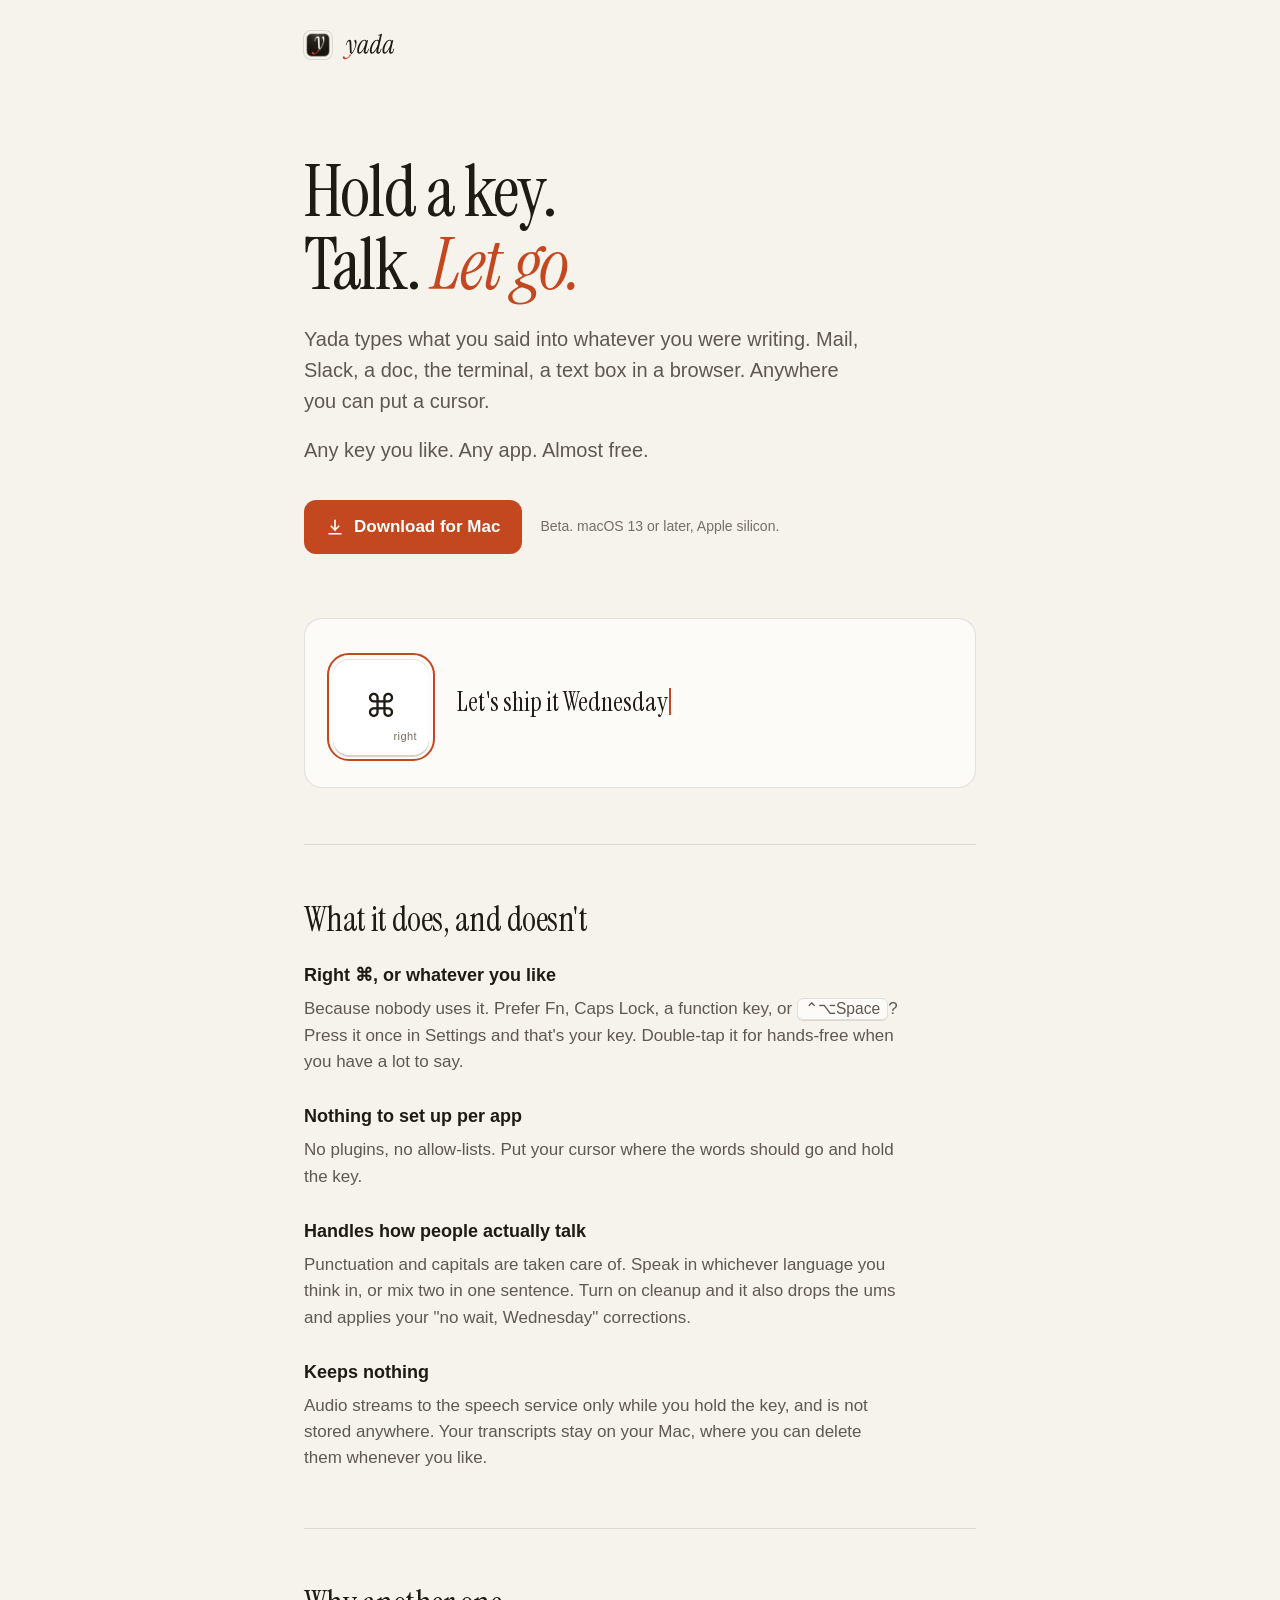
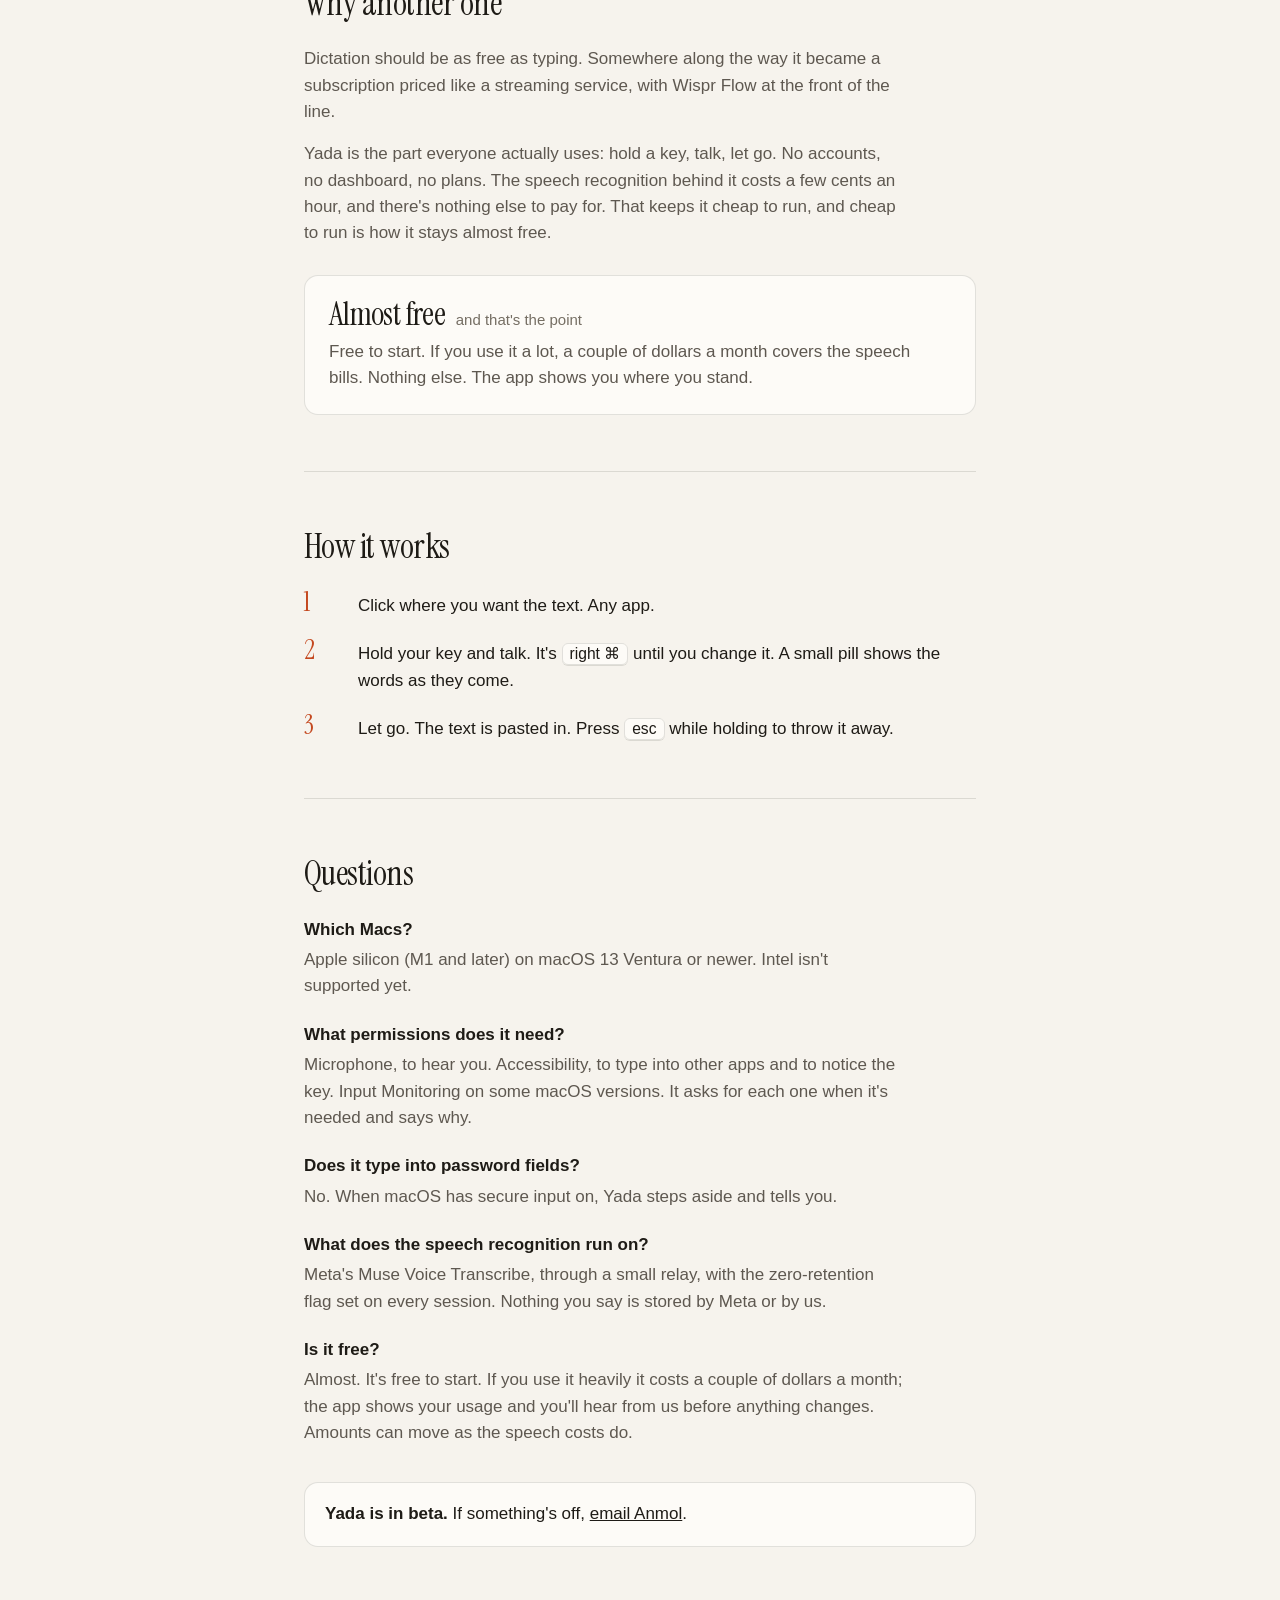
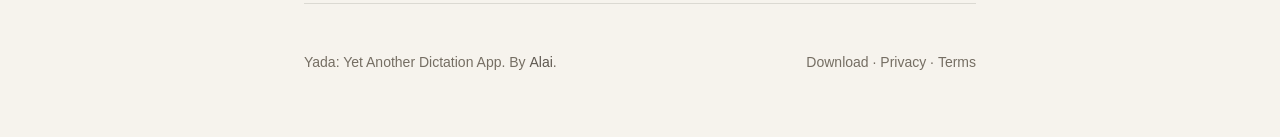
<file: index.html>
<!doctype html>
<html lang="en">
<head>
<meta charset="utf-8">
<meta name="viewport" content="width=device-width, initial-scale=1">
<title>Yada — hold a key, talk, let go</title>
<meta name="description" content="Yada is a small dictation app for Mac. Hold a key, say what you mean, let go. The words land wherever your cursor is. Simple, and almost free.">
<meta property="og:title" content="Yada — hold a key, talk, let go">
<meta property="og:description" content="A small dictation app for Mac. Hold a key, say what you mean, let go. Simple, and almost free.">
<meta property="og:image" content="https://getalai.github.io/yada-site/og.png">
<meta property="og:image:width" content="1200">
<meta property="og:image:height" content="630">
<meta property="og:url" content="https://getalai.github.io/yada-site/">
<meta name="twitter:card" content="summary_large_image">
<link rel="canonical" href="https://getalai.github.io/yada-site/">
<meta name="theme-color" content="#f6f3ed" media="(prefers-color-scheme: light)">
<meta name="theme-color" content="#131110" media="(prefers-color-scheme: dark)">
<link rel="icon" href="favicon.svg" type="image/svg+xml">
<link rel="apple-touch-icon" href="icon.png">
<style>
  @font-face {
    font-family: 'Instrument Serif';
    font-style: normal; font-weight: 400; font-display: swap;
    src: url('fonts/InstrumentSerif-Regular.woff2') format('woff2');
  }
  @font-face {
    font-family: 'Instrument Serif';
    font-style: italic; font-weight: 400; font-display: swap;
    src: url('fonts/InstrumentSerif-Italic.woff2') format('woff2');
  }
  :root {
    --bg: #f6f3ed;
    --bg-raised: #fdfbf7;
    --ink: #1e1b16;
    --ink-2: #5e5850;
    --ink-3: #756e63;
    --line: rgba(30, 27, 22, 0.12);
    --ember: #c4481f;
    --ember-hover: #a83a15;
    --button-ink: #ffffff;
    --ember-soft: rgba(196, 72, 31, 0.1);
    --keycap: #ffffff;
    --keycap-shadow: rgba(30, 27, 22, 0.18);
    --serif: 'Instrument Serif', 'Iowan Old Style', Palatino, 'Times New Roman', serif;
    --sans: -apple-system, BlinkMacSystemFont, 'SF Pro Text', 'Helvetica Neue', 'Segoe UI', sans-serif;
    color-scheme: light dark;
  }
  @media (prefers-color-scheme: dark) {
    :root {
      --bg: #131110;
      --bg-raised: #1c1917;
      --ink: #f1ece3;
      --ink-2: #aba396;
      --ink-3: #8a8377;
      --line: rgba(241, 236, 227, 0.14);
      --ember: #e0714b;
      --ember-hover: #d0623c;
      --button-ink: #131110;
      --ember-soft: rgba(224, 113, 75, 0.14);
      --keycap: #26221f;
      --keycap-shadow: rgba(0, 0, 0, 0.5);
    }
  }
  * { box-sizing: border-box; }
  html { -webkit-text-size-adjust: 100%; }
  body {
    margin: 0; background: var(--bg); color: var(--ink);
    font-family: var(--sans); font-size: 17px; line-height: 1.55;
    -webkit-font-smoothing: antialiased;
  }
  a { color: inherit; }
  .wrap { max-width: 720px; margin: 0 auto; padding: 0 24px; }

  header { padding: 28px 0 0; }
  .brand { display: inline-flex; align-items: center; gap: 10px; text-decoration: none; }
  .brand .mark { width: 28px; height: 28px; border-radius: 7px; box-shadow: 0 0 0 1px var(--line); }
  .brand .word { height: 30px; width: auto; margin-top: 3px; }

  .hero { padding: 88px 0 56px; }
  h1 {
    font-family: var(--serif); font-weight: 400; letter-spacing: -0.02em;
    font-size: clamp(44px, 8vw, 72px); line-height: 1.02; margin: 0 0 22px;
  }
  h1 em { font-style: italic; color: var(--ember); }
  .lede { font-size: 20px; color: var(--ink-2); max-width: 560px; margin: 0 0 18px; }
  .lede-2 { margin-bottom: 34px; }
  .cta { display: flex; align-items: center; gap: 18px; flex-wrap: wrap; }
  .button {
    display: inline-flex; align-items: center; gap: 10px;
    background: var(--ember); color: var(--button-ink); text-decoration: none;
    padding: 14px 22px; border-radius: 12px; font-weight: 600; font-size: 17px;
    transition: background 120ms ease, transform 120ms ease;
  }
  .button:hover { background: var(--ember-hover); }
  :focus-visible { outline: 2px solid var(--ember); outline-offset: 3px; border-radius: 4px; }
  .button:focus-visible { outline-color: var(--ink); outline-width: 3px; border-radius: 12px; }
  .button:active { transform: translateY(1px); }
  .button svg { width: 18px; height: 18px; }
  .fine { font-size: 14px; color: var(--ink-3); }

  /* The demo: a key gets held, words appear, the key lets go. */
  figure.demo {
    margin: 64px 0 0; padding: 36px 28px; border: 1px solid var(--line);
    border-radius: 18px; background: var(--bg-raised);
    display: grid; grid-template-columns: 96px 1fr; gap: 28px; align-items: center;
  }
  .key {
    width: 96px; height: 96px; border-radius: 16px; background: var(--keycap);
    box-shadow: 0 6px 0 var(--keycap-shadow), 0 1px 0 var(--line) inset;
    display: grid; place-items: center; font-size: 34px; font-family: var(--sans);
    color: var(--ink); position: relative; transition: transform 140ms ease, box-shadow 140ms ease;
  }
  .key .key-glyph { font-size: 32px; letter-spacing: -0.02em; }
  .key small { position: absolute; bottom: 10px; right: 12px; font-size: 11px; color: var(--ink-3); letter-spacing: 0.04em; }
  .key::after {
    content: ''; position: absolute; inset: -6px; border-radius: 22px;
    border: 2px solid var(--ember); opacity: 0; transition: opacity 200ms ease;
  }
  .demo.held .key { transform: translateY(4px); box-shadow: 0 2px 0 var(--keycap-shadow), 0 1px 0 var(--line) inset; }
  .demo.held .key::after { opacity: 1; }
  .typed { font-family: var(--serif); font-size: 26px; line-height: 1.3; color: var(--ink); margin: 0; }
  .typed .w { opacity: 0; transition: opacity 90ms ease; }
  .typed .w.on { opacity: 1; }
  .typed .cursor { display: inline-block; width: 2px; height: 1.05em; background: var(--ember); vertical-align: -0.15em; margin-left: 2px; animation: blink 1s steps(1) infinite; transition: opacity 120ms ease; }
  .demo:not(.held) .cursor { opacity: 0; animation: none; }
  @keyframes blink { 50% { opacity: 0; } }
  @media (prefers-reduced-motion: reduce) {
    .typed .cursor { animation: none; }
  }

  section { padding: 56px 0; border-top: 1px solid var(--line); }
  h2 { font-family: var(--serif); font-weight: 400; font-size: 34px; line-height: 1.1; letter-spacing: -0.015em; margin: 0 0 24px; }
  .points { display: grid; gap: 28px; }
  .point h3 { font-size: 18px; margin: 0 0 6px; font-weight: 600; }
  .point p { margin: 0; color: var(--ink-2); max-width: 600px; }
  ol.steps { list-style: none; padding: 0; margin: 0; counter-reset: s; display: grid; gap: 18px; }
  ol.steps li { display: grid; grid-template-columns: 40px 1fr; gap: 14px; align-items: baseline; }
  ol.steps li > span { max-width: 600px; }
  ol.steps li::before {
    counter-increment: s; content: counter(s);
    font-family: var(--serif); font-size: 26px; color: var(--ember); line-height: 1;
  }
  kbd {
    font-family: var(--sans); font-size: 0.92em; padding: 1px 7px 2px; border-radius: 6px;
    background: var(--bg-raised); border: 1px solid var(--line); box-shadow: 0 1px 0 var(--line);
  }
  .faq dt { font-weight: 600; margin: 22px 0 4px; }
  .faq dt:first-child { margin-top: 0; }
  .faq dd { margin: 0; color: var(--ink-2); max-width: 600px; }

  .why p { color: var(--ink-2); margin: 0 0 16px; max-width: 600px; }
  .price { margin-top: 28px; padding: 22px 24px; border: 1px solid var(--line); border-radius: 14px; background: var(--bg-raised); display: grid; gap: 6px; }
  .price-now { font-family: var(--serif); font-size: 32px; line-height: 1; letter-spacing: -0.02em; }
  .price-note { font-size: 15px; color: var(--ink-3); margin-left: 6px; }
  .price-later { color: var(--ink-2); max-width: 600px; }

  .beta { background: var(--bg-raised); border: 1px solid var(--line); border-radius: 14px; padding: 18px 20px; margin-top: 36px; }
  .beta p { margin: 0; }
  .beta a { display: inline-block; padding: 6px 0; margin: -6px 0; }

  footer { padding: 40px 0 56px; border-top: 1px solid var(--line); color: var(--ink-3); font-size: 14px; display: flex; justify-content: space-between; gap: 16px; flex-wrap: wrap; }
  footer a { color: var(--ink-2); text-decoration: none; display: inline-block; padding: 8px 0; }
  footer a:hover { text-decoration: underline; }
  footer .legal a { color: var(--ink-3); }

  @media (max-width: 560px) {
    .hero { padding-top: 56px; }
    ol.steps li { grid-template-columns: 28px 1fr; gap: 12px; }
    footer { flex-direction: column; gap: 4px; }
    footer .legal a { padding: 8px 6px; margin: 0 -6px; }
    figure.demo { grid-template-columns: 80px 1fr; gap: 20px; padding: 24px 20px; }
    .key { width: 80px; height: 80px; font-size: 30px; }
    .typed { font-size: 22px; }
  }
</style>
</head>
<body>
<div class="wrap">
  <header>
    <a class="brand" href="./"><img class="mark" src="icon.png" alt="" width="28" height="28"><svg xmlns="http://www.w3.org/2000/svg" viewBox="0 0 66 36" class="word" role="img" aria-label="Yada">
  <path d="M11.77 27.78 9.52 25.96Q9.53 25.63 9.51 25.3L9.03 13.82Q9 12.98 8.74 12.65Q8.49 12.31 8.1 12.31Q7.4 12.31 6.76 13.16Q6.12 14.01 5.7 16.38Q5.61 16.79 5.29 16.79Q5.11 16.79 5.02 16.71Q4.88 16.57 4.94 16.22Q5.32 14.01 6.01 12.76Q6.7 11.51 7.48 11Q8.26 10.49 8.94 10.49Q9.93 10.49 10.5 11.18Q11.08 11.86 11.14 13.53L11.59 25.82Q11.59 26.04 11.74 26.09Q11.88 26.14 12.01 25.94Q13.13 24.38 14.04 22.7Q14.95 21.02 15.5 19.38Q16.04 17.75 16.04 16.38Q16.04 15.03 15.75 14.25Q15.46 13.46 15.16 12.92Q14.86 12.38 14.86 11.74Q14.86 10.49 15.94 10.49Q17.48 10.49 17.48 13.88Q17.48 15.74 16.84 17.93Q16.2 20.12 15.1 22.38Q13.99 24.63 12.57 26.68Q12.17 27.25 11.77 27.78Z" fill="var(--ink)"/>
  <path d="M3.56 33.88Q2.34 33.88 1.67 33.26Q1 32.63 1 31.74Q1 31.06 1.35 30.73Q1.7 30.39 2.12 30.39Q2.73 30.39 2.98 30.71Q3.24 31.03 3.37 31.46Q3.5 31.9 3.77 32.22Q4.04 32.54 4.65 32.54Q5.83 32.54 6.98 31.59Q8.14 30.65 8.87 29Q9.2 28.27 9.36 27.47L10.98 28.79Q10.3 29.62 9.59 30.36Q8.04 31.99 6.49 32.94Q4.94 33.88 3.56 33.88Z" fill="var(--ember)"/>
  <path d="M20.65 27.29Q19.5 27.29 18.86 26.3Q18.22 25.3 18.22 23.38Q18.22 21.56 18.73 19.72Q19.24 17.88 20.14 16.22Q21.03 14.55 22.17 13.27Q23.3 11.99 24.57 11.24Q25.83 10.49 27.08 10.49Q27.69 10.49 28.23 10.73Q28.78 10.97 29.13 11.48Q29.32 11.77 29.51 11.77Q29.7 11.77 29.9 11.48Q30.25 10.97 30.47 10.82Q30.7 10.68 30.89 10.68Q31.3 10.68 31.21 11.13L28.36 23.38Q27.88 25.46 29 25.46Q29.74 25.46 30.33 24.47Q30.92 23.48 31.53 21.4Q31.62 21.05 31.94 21.05Q32.17 21.05 32.23 21.24Q32.3 21.43 32.23 21.69Q31.62 24.7 30.6 25.99Q29.58 27.29 28.14 27.29Q26.89 27.29 26.36 26.23Q25.83 25.18 26.25 23.35L26.66 21.59Q26.73 21.37 26.58 21.34Q26.44 21.3 26.34 21.5Q24.58 24.73 23.22 26.01Q21.86 27.29 20.65 27.29ZM21.45 25.66Q22.22 25.66 23.14 24.73Q24.07 23.8 24.98 22.33Q25.9 20.86 26.66 19.16Q27.43 17.46 27.9 15.9Q28.36 14.33 28.36 13.24Q28.36 11.29 26.98 11.29Q26.15 11.29 25.22 12.04Q24.3 12.79 23.45 14.07Q22.6 15.35 21.91 16.97Q21.22 18.58 20.81 20.33Q20.39 22.07 20.39 23.74Q20.39 24.86 20.66 25.26Q20.94 25.66 21.45 25.66Z" fill="var(--ink)"/>
  <path d="M35.85 27.29Q34.66 27.29 34.02 26.3Q33.38 25.3 33.38 23.38Q33.38 21.56 33.9 19.72Q34.41 17.88 35.3 16.22Q36.2 14.55 37.34 13.27Q38.47 11.99 39.74 11.24Q41 10.49 42.25 10.49Q43.11 10.49 43.75 10.94Q44.2 11.22 44.3 10.74L45.32 6.52Q45.48 5.94 45.34 5.72Q45.19 5.5 44.74 5.46L43.78 5.37Q43.3 5.34 43.37 4.95Q43.43 4.66 43.82 4.6Q44.97 4.41 45.86 4.14Q46.76 3.86 47.3 3.42Q47.56 3.22 47.78 3.22Q48.17 3.22 48.07 3.7L43.53 23.38Q43.05 25.46 44.17 25.46Q44.9 25.46 45.5 24.47Q46.09 23.48 46.7 21.4Q46.79 21.05 47.11 21.05Q47.34 21.05 47.4 21.24Q47.46 21.43 47.4 21.69Q46.79 24.7 45.72 25.99Q44.65 27.29 43.21 27.29Q41.96 27.29 41.43 26.23Q40.9 25.18 41.32 23.35L41.67 21.88Q41.74 21.66 41.59 21.62Q41.45 21.59 41.35 21.78Q39.82 24.79 38.44 26.04Q37.06 27.29 35.85 27.29ZM36.62 25.66Q37.38 25.66 38.31 24.73Q39.24 23.8 40.15 22.33Q41.06 20.86 41.83 19.16Q42.6 17.46 43.06 15.9Q43.53 14.33 43.53 13.24Q43.53 11.29 42.15 11.29Q41.32 11.29 40.39 12.04Q39.46 12.79 38.62 14.07Q37.77 15.35 37.08 16.97Q36.39 18.58 35.98 20.33Q35.56 22.07 35.56 23.74Q35.56 24.86 35.86 25.26Q36.17 25.66 36.62 25.66Z" fill="var(--ink)"/>
  <path d="M50.98 27.29Q49.83 27.29 49.19 26.3Q48.55 25.3 48.55 23.38Q48.55 21.56 49.06 19.72Q49.58 17.88 50.47 16.22Q51.37 14.55 52.5 13.27Q53.64 11.99 54.9 11.24Q56.17 10.49 57.42 10.49Q58.02 10.49 58.57 10.73Q59.11 10.97 59.46 11.48Q59.66 11.77 59.85 11.77Q60.04 11.77 60.23 11.48Q60.58 10.97 60.81 10.82Q61.03 10.68 61.22 10.68Q61.64 10.68 61.54 11.13L58.7 23.38Q58.22 25.46 59.34 25.46Q60.07 25.46 60.66 24.47Q61.26 23.48 61.86 21.4Q61.96 21.05 62.28 21.05Q62.5 21.05 62.57 21.24Q62.63 21.43 62.57 21.69Q61.96 24.7 60.94 25.99Q59.91 27.29 58.47 27.29Q57.22 27.29 56.7 26.23Q56.17 25.18 56.58 23.35L57 21.59Q57.06 21.37 56.92 21.34Q56.78 21.3 56.68 21.5Q54.92 24.73 53.56 26.01Q52.2 27.29 50.98 27.29ZM51.78 25.66Q52.55 25.66 53.48 24.73Q54.41 23.8 55.32 22.33Q56.23 20.86 57 19.16Q57.77 17.46 58.23 15.9Q58.7 14.33 58.7 13.24Q58.7 11.29 57.32 11.29Q56.49 11.29 55.56 12.04Q54.63 12.79 53.78 14.07Q52.94 15.35 52.25 16.97Q51.56 18.58 51.14 20.33Q50.73 22.07 50.73 23.74Q50.73 24.86 51 25.26Q51.27 25.66 51.78 25.66Z" fill="var(--ink)"/>
</svg></a>
  </header>

  <main>
    <div class="hero">
      <h1>Hold a key.<br>Talk. <em>Let go.</em></h1>
      <p class="lede">Yada types what you said into whatever you were writing. Mail, Slack, a doc, the terminal, a text box in a browser. Anywhere you can put a cursor.</p>
      <p class="lede lede-2">Any key you like. Any app. Almost free.</p>
      <div class="cta">
        <a class="button" href="https://github.com/getalai/yada-site/releases/latest/download/Yada.dmg">
          <svg viewBox="0 0 24 24" fill="none" stroke="currentColor" stroke-width="2.2" stroke-linecap="round" stroke-linejoin="round" aria-hidden="true"><path d="M12 3v13"/><path d="m7 11 5 5 5-5"/><path d="M4 21h16"/></svg>
          Download for Mac
        </a>
        <span class="fine">Beta. macOS 13 or later, Apple silicon.</span>
      </div>

      <figure class="demo" role="img" aria-label="Animation: a key is held, the words appear, the key is released">
        <div class="key" aria-hidden="true"><span class="key-glyph">⌘</span><small class="key-name">right</small></div>
        <p class="typed" aria-hidden="true">
          <span class="w">Let's</span> <span class="w">ship</span> <span class="w">it</span> <span class="w">Wednesday</span> <span class="w">and</span> <span class="w">tell</span> <span class="w">the</span> <span class="w">team</span> <span class="w">in</span> <span class="w">standup.</span><span class="cursor"></span>
        </p>
      </figure>
    </div>

    <section>
      <h2>What it does, and doesn't</h2>
      <div class="points">
        <div class="point">
          <h3>Right ⌘, or whatever you like</h3>
          <p>Because nobody uses it. Prefer Fn, Caps Lock, a function key, or <kbd>⌃⌥Space</kbd>? Press it once in Settings and that's your key. Double-tap it for hands-free when you have a lot to say.</p>
        </div>
        <div class="point">
          <h3>Nothing to set up per app</h3>
          <p>No plugins, no allow-lists. Put your cursor where the words should go and hold the key.</p>
        </div>
        <div class="point">
          <h3>Handles how people actually talk</h3>
          <p>Punctuation and capitals are taken care of. Speak in whichever language you think in, or mix two in one sentence. Turn on cleanup and it also drops the ums and applies your "no wait, Wednesday" corrections.</p>
        </div>
        <div class="point">
          <h3>Keeps nothing</h3>
          <p>Audio streams to the speech service only while you hold the key, and is not stored anywhere. Your transcripts stay on your Mac, where you can delete them whenever you like.</p>
        </div>
      </div>
    </section>

    <section class="why">
      <h2>Why another one</h2>
      <p>Dictation should be as free as typing. Somewhere along the way it became a subscription priced like a streaming service, with Wispr Flow at the front of the line.</p>
      <p>Yada is the part everyone actually uses: hold a key, talk, let go. No accounts, no dashboard, no plans. The speech recognition behind it costs a few cents an hour, and there's nothing else to pay for. That keeps it cheap to run, and cheap to run is how it stays almost free.</p>
      <div class="price">
        <div><span class="price-now">Almost free</span> <span class="price-note">and that's the point</span></div>
        <div class="price-later">Free to start. If you use it a lot, a couple of dollars a month covers the speech bills. Nothing else. The app shows you where you stand.</div>
      </div>
    </section>

    <section>
      <h2>How it works</h2>
      <ol class="steps">
        <li><span>Click where you want the text. Any app.</span></li>
        <li><span>Hold your key and talk. It's <kbd>right ⌘</kbd> until you change it. A small pill shows the words as they come.</span></li>
        <li><span>Let go. The text is pasted in. Press <kbd>esc</kbd> while holding to throw it away.</span></li>
      </ol>
    </section>

    <section class="faq">
      <h2>Questions</h2>
      <dl>
        <dt>Which Macs?</dt>
        <dd>Apple silicon (M1 and later) on macOS 13 Ventura or newer. Intel isn't supported yet.</dd>
        <dt>What permissions does it need?</dt>
        <dd>Microphone, to hear you. Accessibility, to type into other apps and to notice the key. Input Monitoring on some macOS versions. It asks for each one when it's needed and says why.</dd>
        <dt>Does it type into password fields?</dt>
        <dd>No. When macOS has secure input on, Yada steps aside and tells you.</dd>
        <dt>What does the speech recognition run on?</dt>
        <dd>Meta's Muse Voice Transcribe, through a small relay, with the zero-retention flag set on every session. Nothing you say is stored by Meta or by us.</dd>
        <dt>Is it free?</dt>
        <dd>Almost. It's free to start. If you use it heavily it costs a couple of dollars a month; the app shows your usage and you'll hear from us before anything changes. Amounts can move as the speech costs do.</dd>
      </dl>

      <div class="beta">
        <p><strong>Yada is in beta.</strong> If something's off, <a href="mailto:anmol@getalai.com?subject=Yada">email Anmol</a>.</p>
      </div>
    </section>
  </main>

  <footer>
    <span>Yada: Yet Another Dictation App. By <a href="https://getalai.com">Alai</a>.</span>
    <span class="legal"><a href="https://github.com/getalai/yada-site/releases/latest/download/Yada.dmg">Download</a> · <a href="privacy/">Privacy</a> · <a href="terms/">Terms</a></span>
  </footer>
</div>
<script>
  (function () {
    var demo = document.querySelector('.demo');
    var words = demo.querySelectorAll('.w');
    var still = window.matchMedia('(prefers-reduced-motion: reduce)').matches;
    if (still) { words.forEach(function (w) { w.classList.add('on'); }); demo.classList.add('held'); return; }
    var keys = [['⌘', 'right'], ['fn', ''], ['⇪', 'caps'], ['⌃⌥', 'space'], ['F5', '']];
    var glyph = demo.querySelector('.key-glyph'), name = demo.querySelector('.key-name'), k = 0;
    var cursor = demo.querySelector('.cursor');
    var first = true;
    function run() {
      var lead = first ? 250 : 700, start = first ? 500 : 1000;
      first = false;
      words.forEach(function (w) { w.classList.remove('on'); });
      words[0].before(cursor);
      glyph.textContent = keys[k][0]; name.textContent = keys[k][1]; k = (k + 1) % keys.length;
      setTimeout(function () { demo.classList.add('held'); }, lead);
      words.forEach(function (w, i) { setTimeout(function () { w.classList.add('on'); w.after(cursor); }, start + i * 320); });
      setTimeout(function () { demo.classList.remove('held'); }, start + words.length * 320 + 500);
    }
    run();
    setInterval(run, 7200);
  })();
</script>
</body>
</html>
</file>
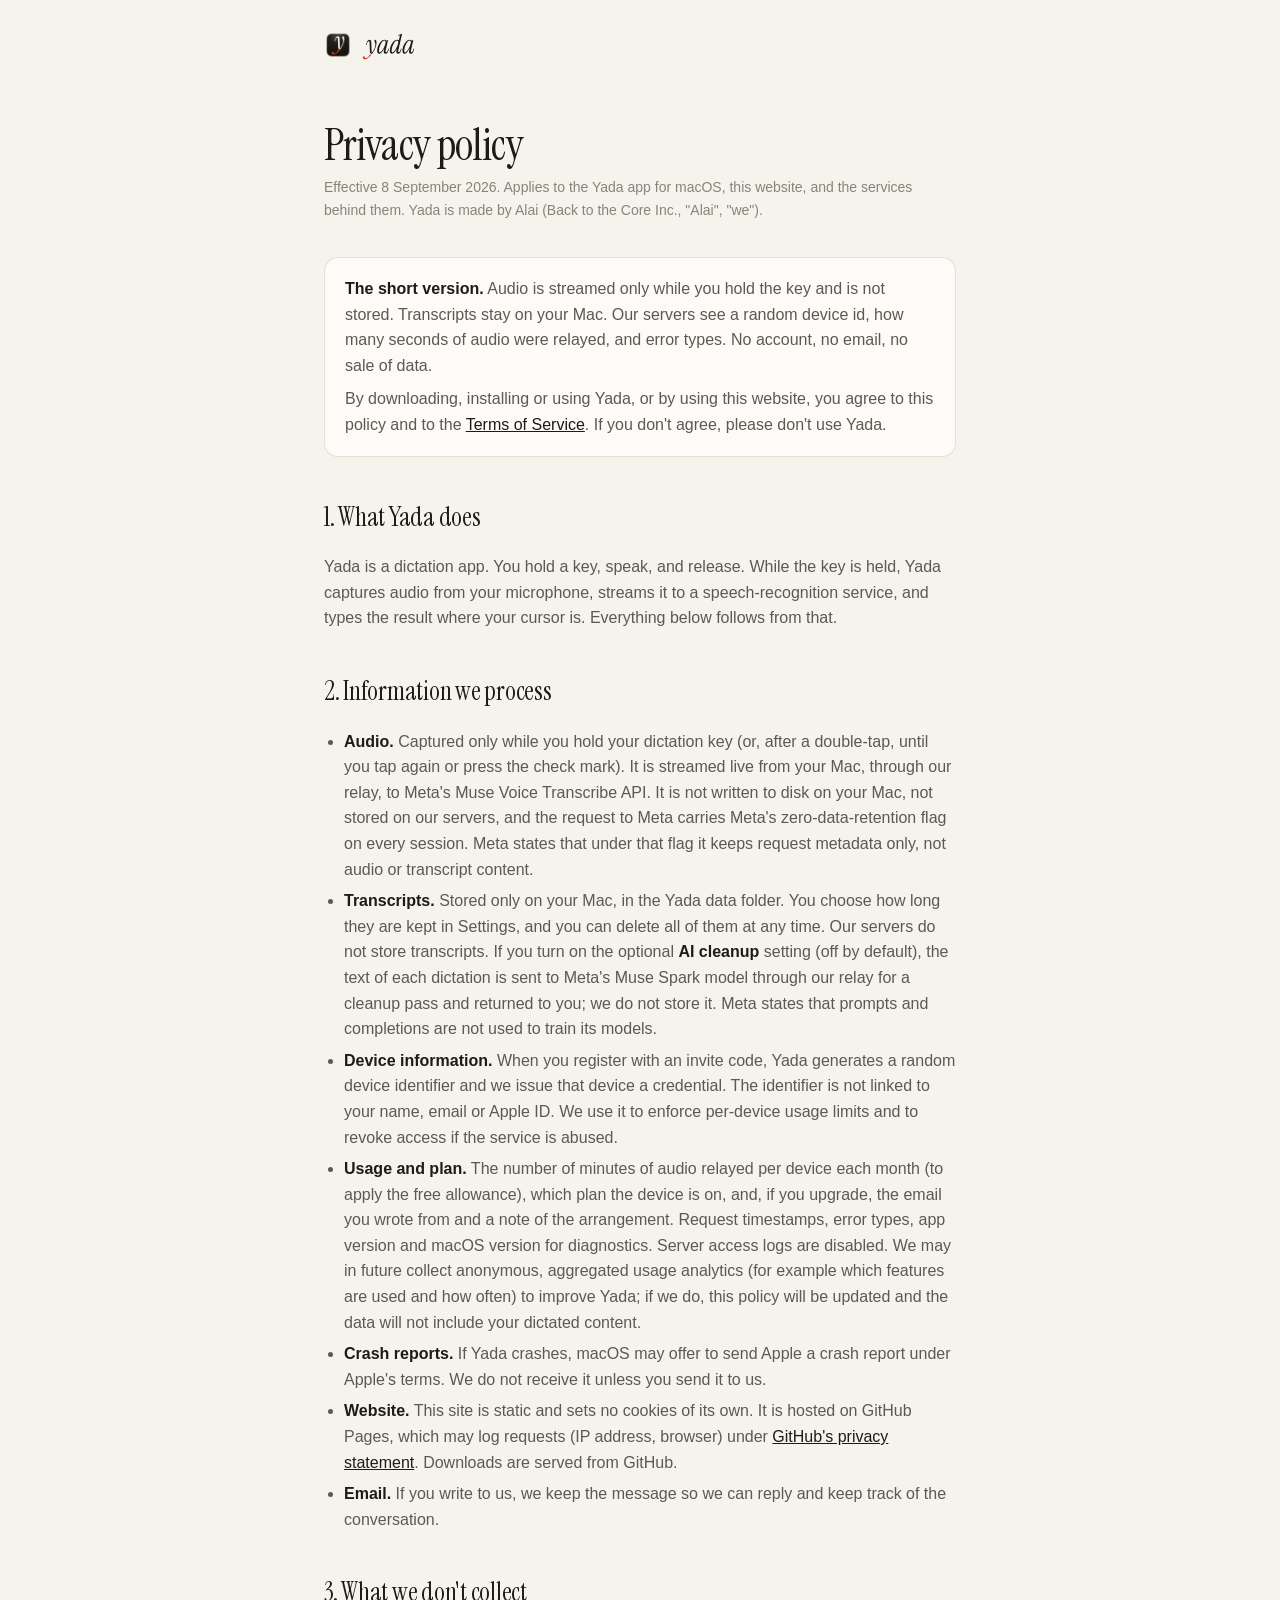
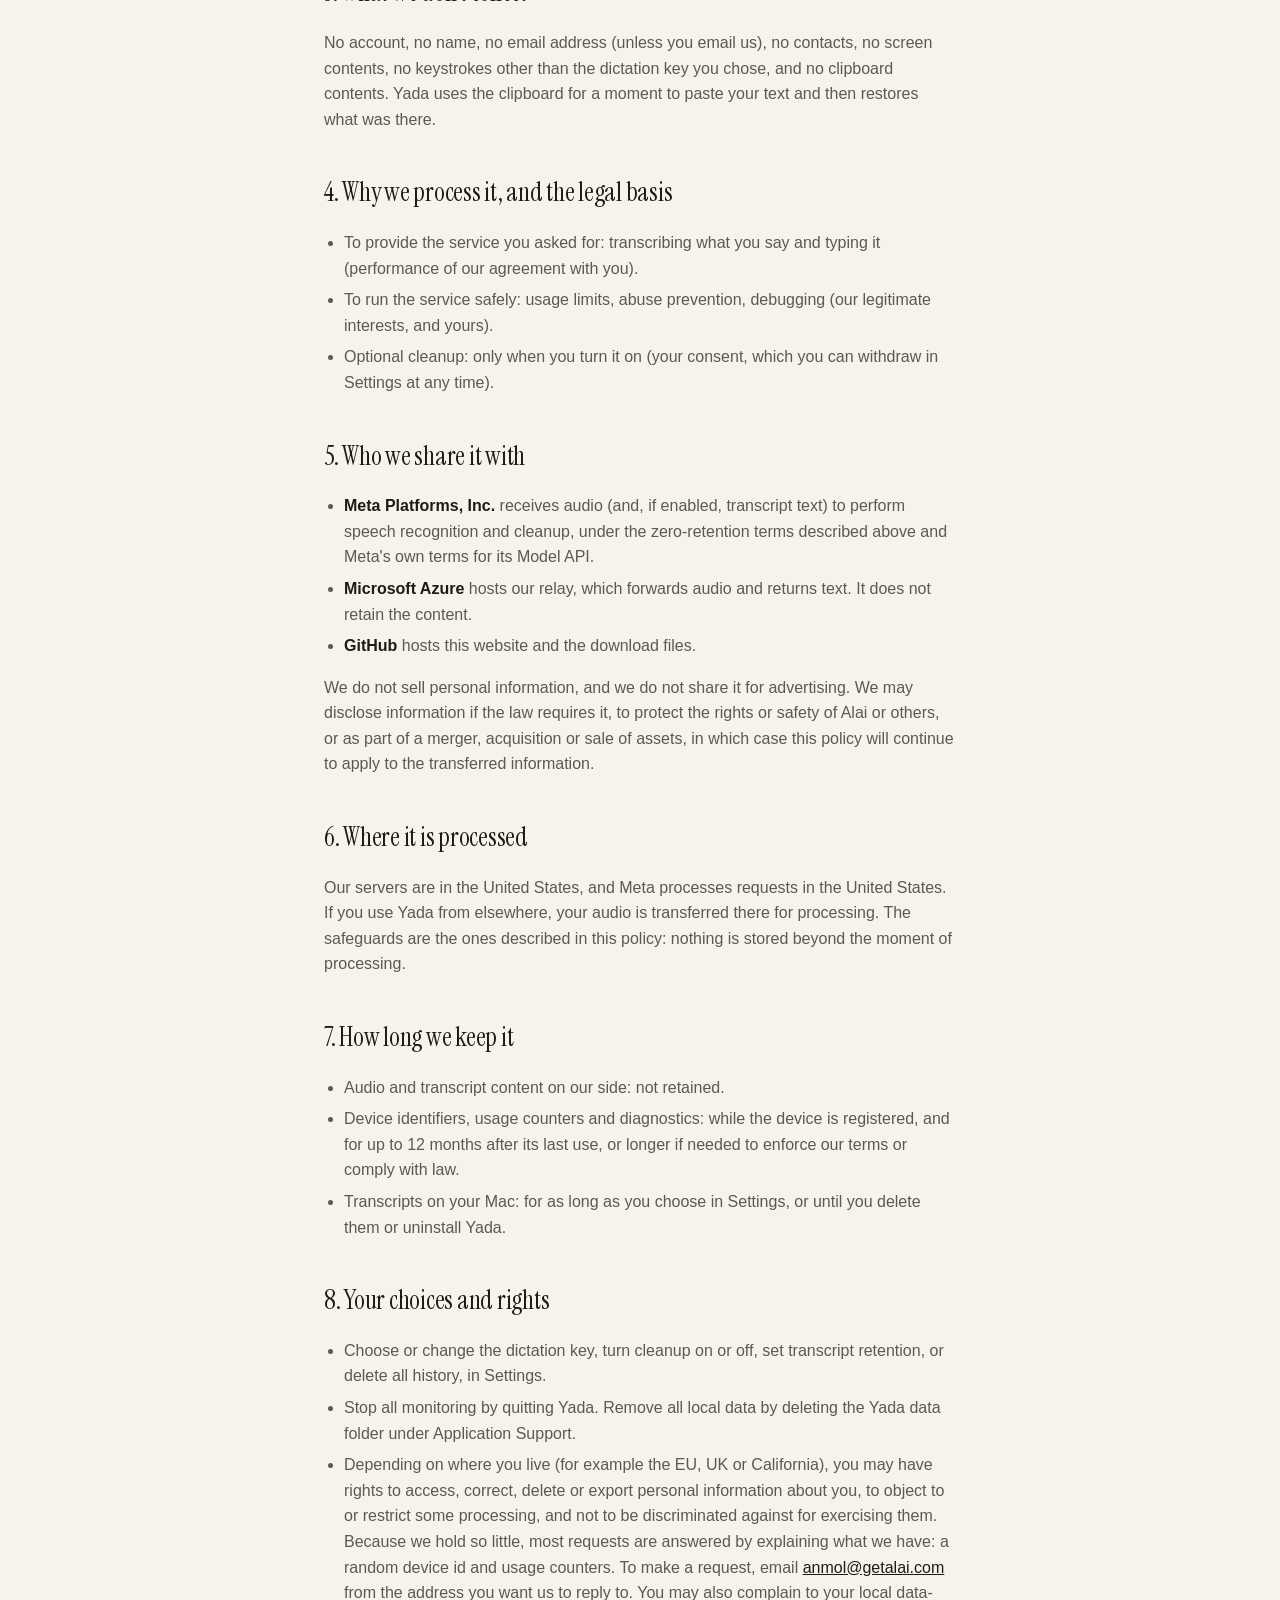
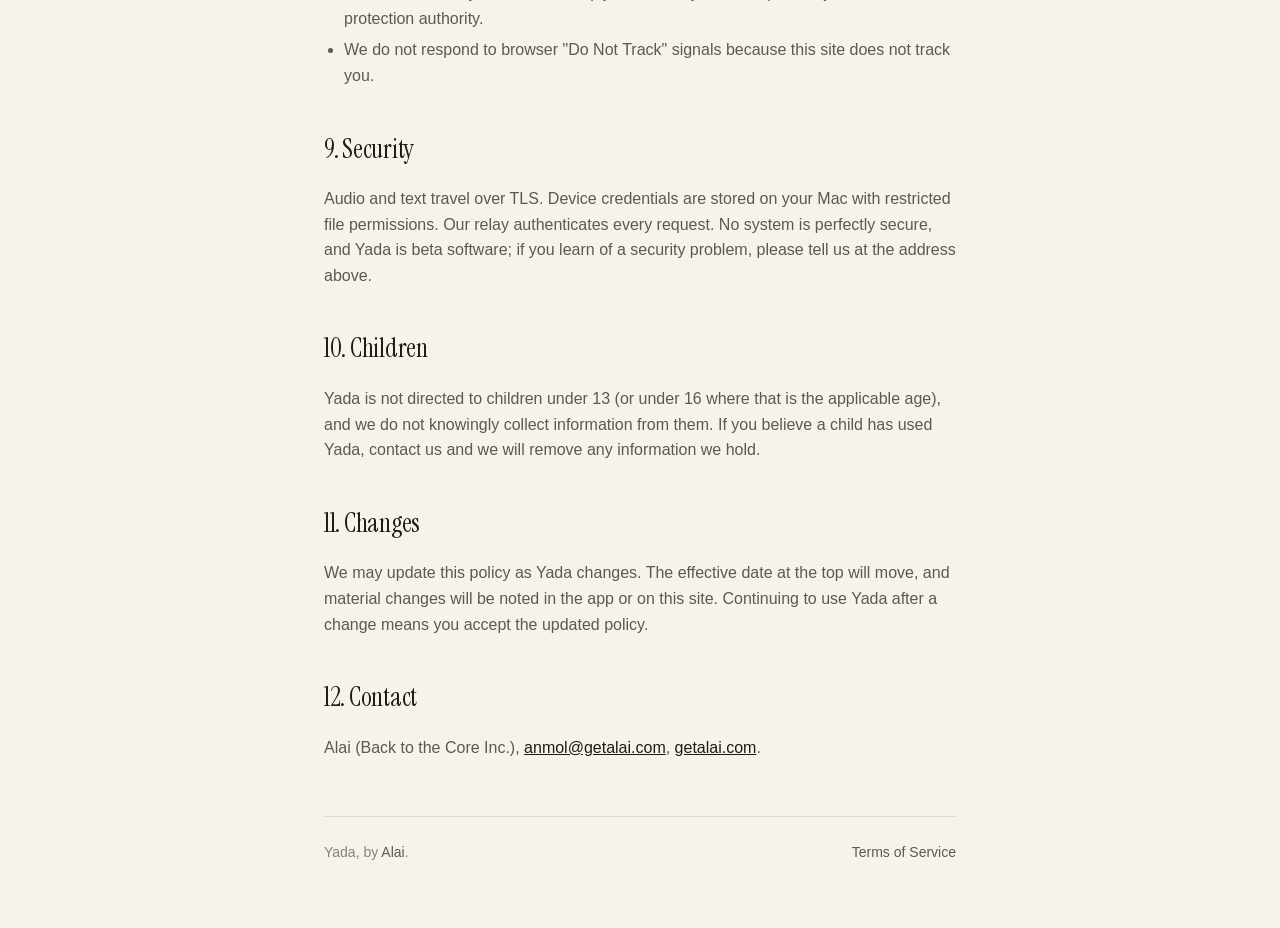
<file: privacy/index.html>
<!doctype html>
<html lang="en">
<head>
<meta charset="utf-8">
<meta name="viewport" content="width=device-width, initial-scale=1">
<title>Yada privacy policy</title>
<meta name="description" content="What Yada collects, what it doesn't, and what happens to your voice.">
<link rel="icon" href="../favicon.svg" type="image/svg+xml">
<link rel="stylesheet" href="../legal.css">
</head>
<body>
<div class="wrap">
  <header><a class="brand" href="../"><img class="mark" src="../icon.png" alt="" width="28" height="28"><svg xmlns="http://www.w3.org/2000/svg" viewBox="0 0 66 36" class="word" role="img" aria-label="Yada">
  <path d="M11.77 27.78 9.52 25.96Q9.53 25.63 9.51 25.3L9.03 13.82Q9 12.98 8.74 12.65Q8.49 12.31 8.1 12.31Q7.4 12.31 6.76 13.16Q6.12 14.01 5.7 16.38Q5.61 16.79 5.29 16.79Q5.11 16.79 5.02 16.71Q4.88 16.57 4.94 16.22Q5.32 14.01 6.01 12.76Q6.7 11.51 7.48 11Q8.26 10.49 8.94 10.49Q9.93 10.49 10.5 11.18Q11.08 11.86 11.14 13.53L11.59 25.82Q11.59 26.04 11.74 26.09Q11.88 26.14 12.01 25.94Q13.13 24.38 14.04 22.7Q14.95 21.02 15.5 19.38Q16.04 17.75 16.04 16.38Q16.04 15.03 15.75 14.25Q15.46 13.46 15.16 12.92Q14.86 12.38 14.86 11.74Q14.86 10.49 15.94 10.49Q17.48 10.49 17.48 13.88Q17.48 15.74 16.84 17.93Q16.2 20.12 15.1 22.38Q13.99 24.63 12.57 26.68Q12.17 27.25 11.77 27.78Z" fill="var(--ink)"/>
  <path d="M3.56 33.88Q2.34 33.88 1.67 33.26Q1 32.63 1 31.74Q1 31.06 1.35 30.73Q1.7 30.39 2.12 30.39Q2.73 30.39 2.98 30.71Q3.24 31.03 3.37 31.46Q3.5 31.9 3.77 32.22Q4.04 32.54 4.65 32.54Q5.83 32.54 6.98 31.59Q8.14 30.65 8.87 29Q9.2 28.27 9.36 27.47L10.98 28.79Q10.3 29.62 9.59 30.36Q8.04 31.99 6.49 32.94Q4.94 33.88 3.56 33.88Z" fill="var(--ember)"/>
  <path d="M20.65 27.29Q19.5 27.29 18.86 26.3Q18.22 25.3 18.22 23.38Q18.22 21.56 18.73 19.72Q19.24 17.88 20.14 16.22Q21.03 14.55 22.17 13.27Q23.3 11.99 24.57 11.24Q25.83 10.49 27.08 10.49Q27.69 10.49 28.23 10.73Q28.78 10.97 29.13 11.48Q29.32 11.77 29.51 11.77Q29.7 11.77 29.9 11.48Q30.25 10.97 30.47 10.82Q30.7 10.68 30.89 10.68Q31.3 10.68 31.21 11.13L28.36 23.38Q27.88 25.46 29 25.46Q29.74 25.46 30.33 24.47Q30.92 23.48 31.53 21.4Q31.62 21.05 31.94 21.05Q32.17 21.05 32.23 21.24Q32.3 21.43 32.23 21.69Q31.62 24.7 30.6 25.99Q29.58 27.29 28.14 27.29Q26.89 27.29 26.36 26.23Q25.83 25.18 26.25 23.35L26.66 21.59Q26.73 21.37 26.58 21.34Q26.44 21.3 26.34 21.5Q24.58 24.73 23.22 26.01Q21.86 27.29 20.65 27.29ZM21.45 25.66Q22.22 25.66 23.14 24.73Q24.07 23.8 24.98 22.33Q25.9 20.86 26.66 19.16Q27.43 17.46 27.9 15.9Q28.36 14.33 28.36 13.24Q28.36 11.29 26.98 11.29Q26.15 11.29 25.22 12.04Q24.3 12.79 23.45 14.07Q22.6 15.35 21.91 16.97Q21.22 18.58 20.81 20.33Q20.39 22.07 20.39 23.74Q20.39 24.86 20.66 25.26Q20.94 25.66 21.45 25.66Z" fill="var(--ink)"/>
  <path d="M35.85 27.29Q34.66 27.29 34.02 26.3Q33.38 25.3 33.38 23.38Q33.38 21.56 33.9 19.72Q34.41 17.88 35.3 16.22Q36.2 14.55 37.34 13.27Q38.47 11.99 39.74 11.24Q41 10.49 42.25 10.49Q43.11 10.49 43.75 10.94Q44.2 11.22 44.3 10.74L45.32 6.52Q45.48 5.94 45.34 5.72Q45.19 5.5 44.74 5.46L43.78 5.37Q43.3 5.34 43.37 4.95Q43.43 4.66 43.82 4.6Q44.97 4.41 45.86 4.14Q46.76 3.86 47.3 3.42Q47.56 3.22 47.78 3.22Q48.17 3.22 48.07 3.7L43.53 23.38Q43.05 25.46 44.17 25.46Q44.9 25.46 45.5 24.47Q46.09 23.48 46.7 21.4Q46.79 21.05 47.11 21.05Q47.34 21.05 47.4 21.24Q47.46 21.43 47.4 21.69Q46.79 24.7 45.72 25.99Q44.65 27.29 43.21 27.29Q41.96 27.29 41.43 26.23Q40.9 25.18 41.32 23.35L41.67 21.88Q41.74 21.66 41.59 21.62Q41.45 21.59 41.35 21.78Q39.82 24.79 38.44 26.04Q37.06 27.29 35.85 27.29ZM36.62 25.66Q37.38 25.66 38.31 24.73Q39.24 23.8 40.15 22.33Q41.06 20.86 41.83 19.16Q42.6 17.46 43.06 15.9Q43.53 14.33 43.53 13.24Q43.53 11.29 42.15 11.29Q41.32 11.29 40.39 12.04Q39.46 12.79 38.62 14.07Q37.77 15.35 37.08 16.97Q36.39 18.58 35.98 20.33Q35.56 22.07 35.56 23.74Q35.56 24.86 35.86 25.26Q36.17 25.66 36.62 25.66Z" fill="var(--ink)"/>
  <path d="M50.98 27.29Q49.83 27.29 49.19 26.3Q48.55 25.3 48.55 23.38Q48.55 21.56 49.06 19.72Q49.58 17.88 50.47 16.22Q51.37 14.55 52.5 13.27Q53.64 11.99 54.9 11.24Q56.17 10.49 57.42 10.49Q58.02 10.49 58.57 10.73Q59.11 10.97 59.46 11.48Q59.66 11.77 59.85 11.77Q60.04 11.77 60.23 11.48Q60.58 10.97 60.81 10.82Q61.03 10.68 61.22 10.68Q61.64 10.68 61.54 11.13L58.7 23.38Q58.22 25.46 59.34 25.46Q60.07 25.46 60.66 24.47Q61.26 23.48 61.86 21.4Q61.96 21.05 62.28 21.05Q62.5 21.05 62.57 21.24Q62.63 21.43 62.57 21.69Q61.96 24.7 60.94 25.99Q59.91 27.29 58.47 27.29Q57.22 27.29 56.7 26.23Q56.17 25.18 56.58 23.35L57 21.59Q57.06 21.37 56.92 21.34Q56.78 21.3 56.68 21.5Q54.92 24.73 53.56 26.01Q52.2 27.29 50.98 27.29ZM51.78 25.66Q52.55 25.66 53.48 24.73Q54.41 23.8 55.32 22.33Q56.23 20.86 57 19.16Q57.77 17.46 58.23 15.9Q58.7 14.33 58.7 13.24Q58.7 11.29 57.32 11.29Q56.49 11.29 55.56 12.04Q54.63 12.79 53.78 14.07Q52.94 15.35 52.25 16.97Q51.56 18.58 51.14 20.33Q50.73 22.07 50.73 23.74Q50.73 24.86 51 25.26Q51.27 25.66 51.78 25.66Z" fill="var(--ink)"/>
</svg></a></header>

  <h1>Privacy policy</h1>
  <p class="meta">Effective 8 September 2026. Applies to the Yada app for macOS, this website, and the services behind them. Yada is made by Alai (Back to the Core Inc., "Alai", "we").</p>

  <div class="summary">
    <p><strong>The short version.</strong> Audio is streamed only while you hold the key and is not stored. Transcripts stay on your Mac. Our servers see a random device id, how many seconds of audio were relayed, and error types. No account, no email, no sale of data.</p>
    <p>By downloading, installing or using Yada, or by using this website, you agree to this policy and to the <a href="../terms/">Terms of Service</a>. If you don't agree, please don't use Yada.</p>
  </div>

  <h2>1. What Yada does</h2>
  <p>Yada is a dictation app. You hold a key, speak, and release. While the key is held, Yada captures audio from your microphone, streams it to a speech-recognition service, and types the result where your cursor is. Everything below follows from that.</p>

  <h2>2. Information we process</h2>
  <ul>
    <li><strong>Audio.</strong> Captured only while you hold your dictation key (or, after a double-tap, until you tap again or press the check mark). It is streamed live from your Mac, through our relay, to Meta's Muse Voice Transcribe API. It is not written to disk on your Mac, not stored on our servers, and the request to Meta carries Meta's zero-data-retention flag on every session. Meta states that under that flag it keeps request metadata only, not audio or transcript content.</li>
    <li><strong>Transcripts.</strong> Stored only on your Mac, in the Yada data folder. You choose how long they are kept in Settings, and you can delete all of them at any time. Our servers do not store transcripts. If you turn on the optional <strong>AI cleanup</strong> setting (off by default), the text of each dictation is sent to Meta's Muse Spark model through our relay for a cleanup pass and returned to you; we do not store it. Meta states that prompts and completions are not used to train its models.</li>
    <li><strong>Device information.</strong> When you register with an invite code, Yada generates a random device identifier and we issue that device a credential. The identifier is not linked to your name, email or Apple ID. We use it to enforce per-device usage limits and to revoke access if the service is abused.</li>
    <li><strong>Usage and plan.</strong> The number of minutes of audio relayed per device each month (to apply the free allowance), which plan the device is on, and, if you upgrade, the email you wrote from and a note of the arrangement. Request timestamps, error types, app version and macOS version for diagnostics. Server access logs are disabled. We may in future collect anonymous, aggregated usage analytics (for example which features are used and how often) to improve Yada; if we do, this policy will be updated and the data will not include your dictated content.</li>
    <li><strong>Crash reports.</strong> If Yada crashes, macOS may offer to send Apple a crash report under Apple's terms. We do not receive it unless you send it to us.</li>
    <li><strong>Website.</strong> This site is static and sets no cookies of its own. It is hosted on GitHub Pages, which may log requests (IP address, browser) under <a href="https://docs.github.com/site-policy/privacy-policies/github-general-privacy-statement">GitHub's privacy statement</a>. Downloads are served from GitHub.</li>
    <li><strong>Email.</strong> If you write to us, we keep the message so we can reply and keep track of the conversation.</li>
  </ul>

  <h2>3. What we don't collect</h2>
  <p>No account, no name, no email address (unless you email us), no contacts, no screen contents, no keystrokes other than the dictation key you chose, and no clipboard contents. Yada uses the clipboard for a moment to paste your text and then restores what was there.</p>

  <h2>4. Why we process it, and the legal basis</h2>
  <ul>
    <li>To provide the service you asked for: transcribing what you say and typing it (performance of our agreement with you).</li>
    <li>To run the service safely: usage limits, abuse prevention, debugging (our legitimate interests, and yours).</li>
    <li>Optional cleanup: only when you turn it on (your consent, which you can withdraw in Settings at any time).</li>
  </ul>

  <h2>5. Who we share it with</h2>
  <ul>
    <li><strong>Meta Platforms, Inc.</strong> receives audio (and, if enabled, transcript text) to perform speech recognition and cleanup, under the zero-retention terms described above and Meta's own terms for its Model API.</li>
    <li><strong>Microsoft Azure</strong> hosts our relay, which forwards audio and returns text. It does not retain the content.</li>
    <li><strong>GitHub</strong> hosts this website and the download files.</li>
  </ul>
  <p>We do not sell personal information, and we do not share it for advertising. We may disclose information if the law requires it, to protect the rights or safety of Alai or others, or as part of a merger, acquisition or sale of assets, in which case this policy will continue to apply to the transferred information.</p>

  <h2>6. Where it is processed</h2>
  <p>Our servers are in the United States, and Meta processes requests in the United States. If you use Yada from elsewhere, your audio is transferred there for processing. The safeguards are the ones described in this policy: nothing is stored beyond the moment of processing.</p>

  <h2>7. How long we keep it</h2>
  <ul>
    <li>Audio and transcript content on our side: not retained.</li>
    <li>Device identifiers, usage counters and diagnostics: while the device is registered, and for up to 12 months after its last use, or longer if needed to enforce our terms or comply with law.</li>
    <li>Transcripts on your Mac: for as long as you choose in Settings, or until you delete them or uninstall Yada.</li>
  </ul>

  <h2>8. Your choices and rights</h2>
  <ul>
    <li>Choose or change the dictation key, turn cleanup on or off, set transcript retention, or delete all history, in Settings.</li>
    <li>Stop all monitoring by quitting Yada. Remove all local data by deleting the Yada data folder under Application Support.</li>
    <li>Depending on where you live (for example the EU, UK or California), you may have rights to access, correct, delete or export personal information about you, to object to or restrict some processing, and not to be discriminated against for exercising them. Because we hold so little, most requests are answered by explaining what we have: a random device id and usage counters. To make a request, email <a href="mailto:anmol@getalai.com?subject=Yada%20privacy">anmol@getalai.com</a> from the address you want us to reply to. You may also complain to your local data-protection authority.</li>
    <li>We do not respond to browser "Do Not Track" signals because this site does not track you.</li>
  </ul>

  <h2>9. Security</h2>
  <p>Audio and text travel over TLS. Device credentials are stored on your Mac with restricted file permissions. Our relay authenticates every request. No system is perfectly secure, and Yada is beta software; if you learn of a security problem, please tell us at the address above.</p>

  <h2>10. Children</h2>
  <p>Yada is not directed to children under 13 (or under 16 where that is the applicable age), and we do not knowingly collect information from them. If you believe a child has used Yada, contact us and we will remove any information we hold.</p>

  <h2>11. Changes</h2>
  <p>We may update this policy as Yada changes. The effective date at the top will move, and material changes will be noted in the app or on this site. Continuing to use Yada after a change means you accept the updated policy.</p>

  <h2>12. Contact</h2>
  <p>Alai (Back to the Core Inc.), <a href="mailto:anmol@getalai.com">anmol@getalai.com</a>, <a href="https://getalai.com">getalai.com</a>.</p>

  <footer>
    <span>Yada, by <a href="https://getalai.com">Alai</a>.</span>
    <span><a href="../terms/">Terms of Service</a></span>
  </footer>
</div>
</body>
</html>
</file>
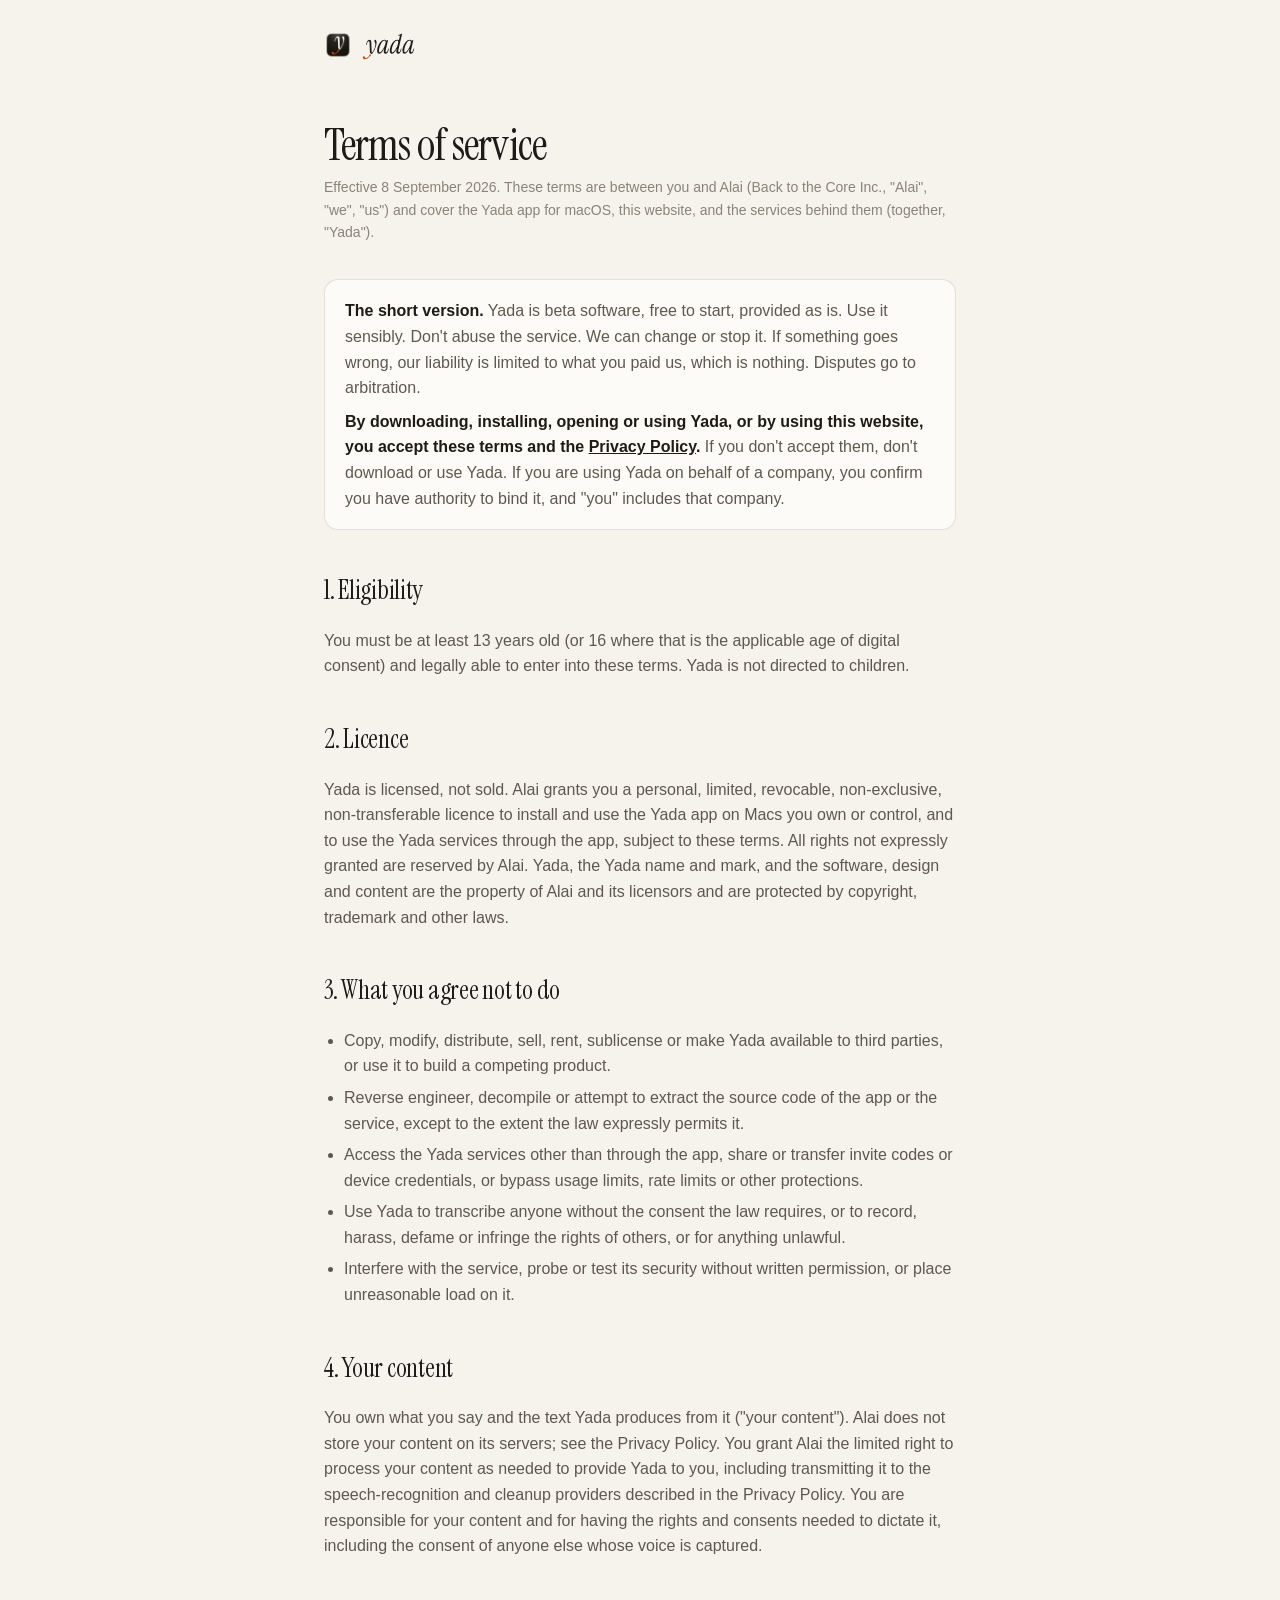
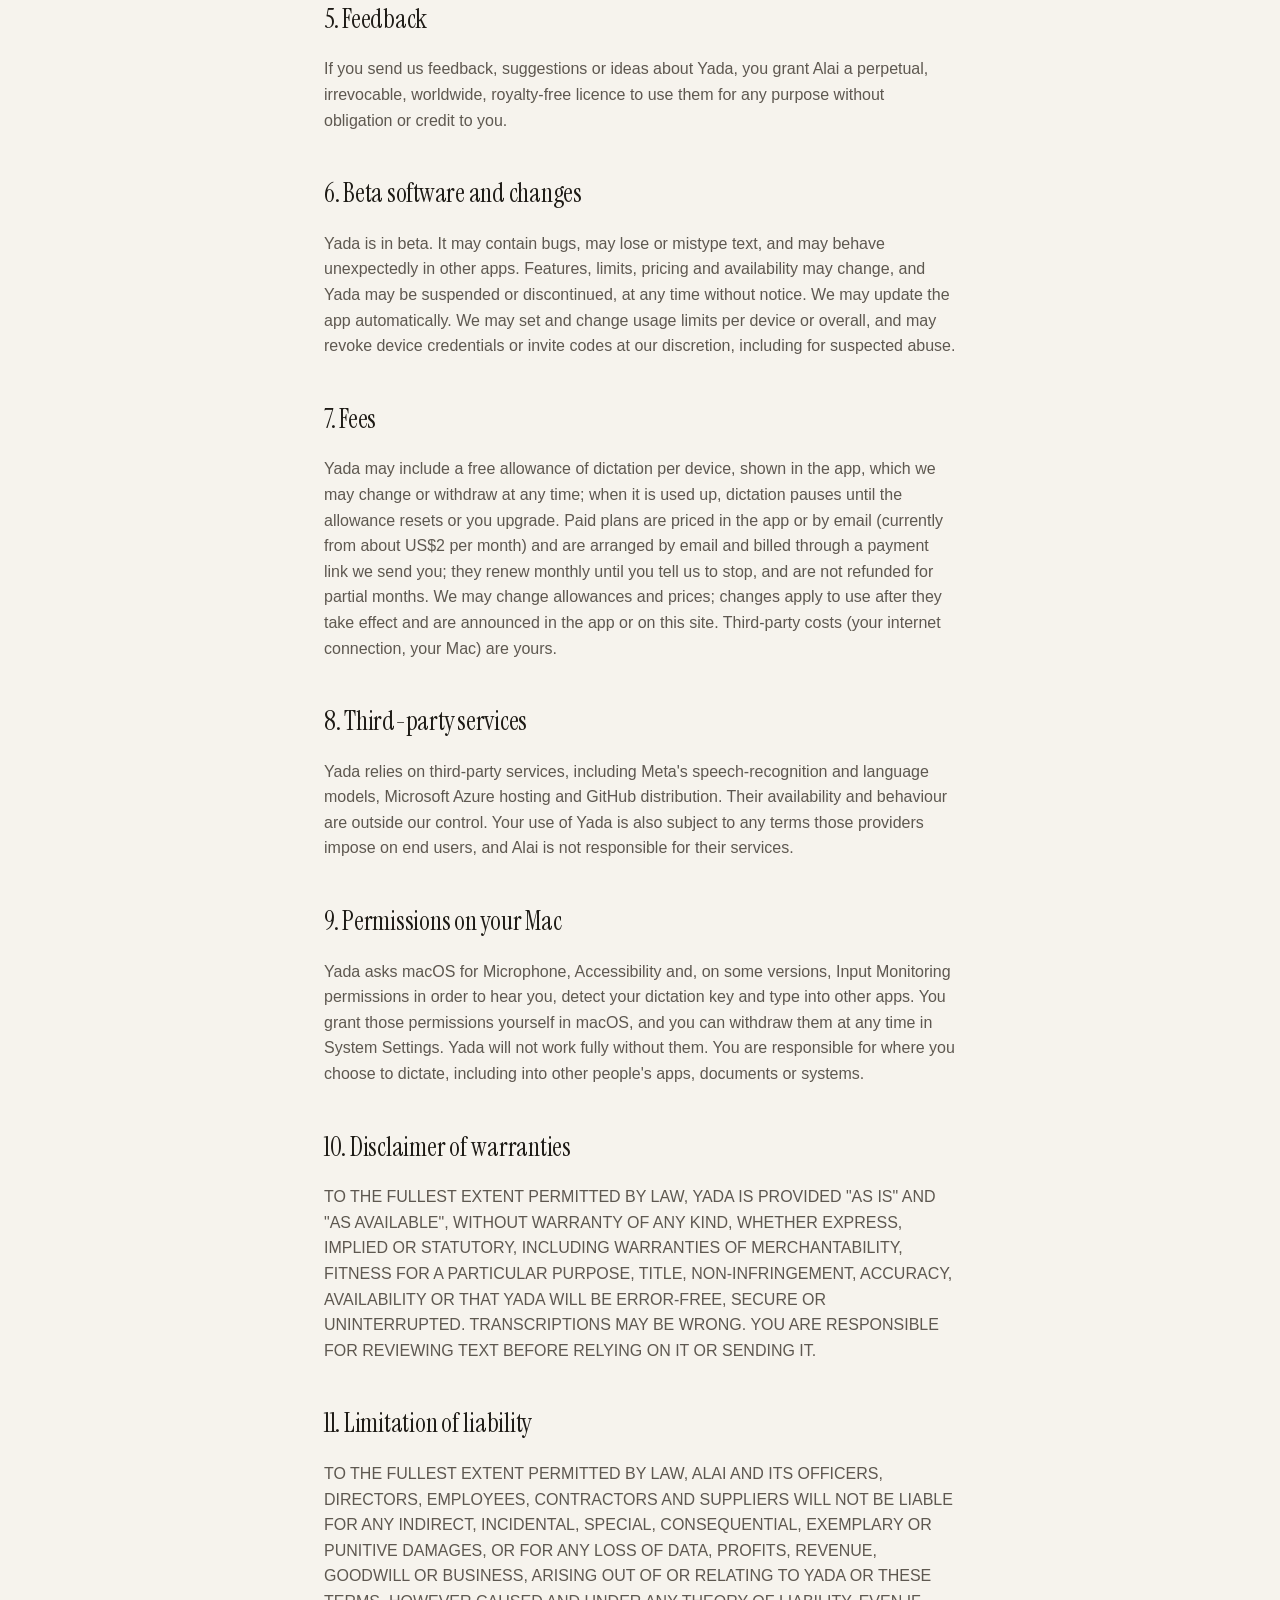
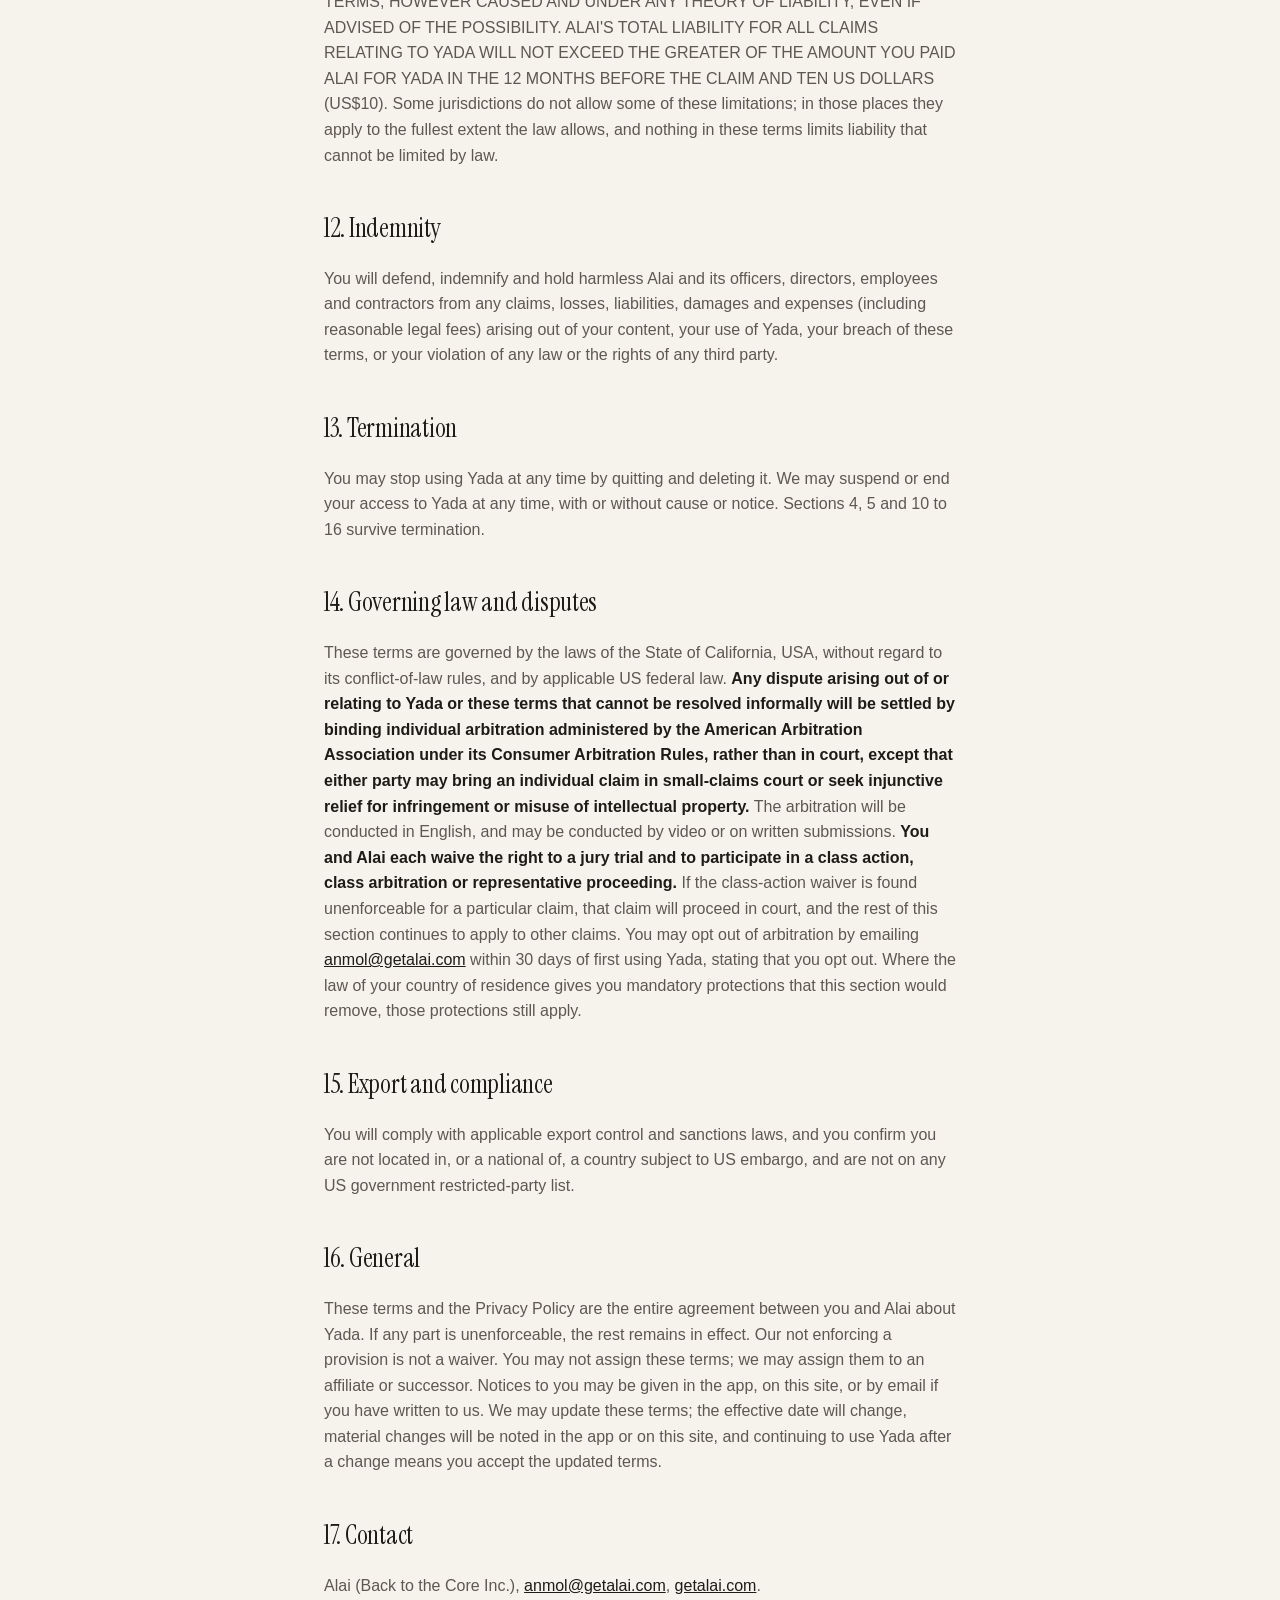
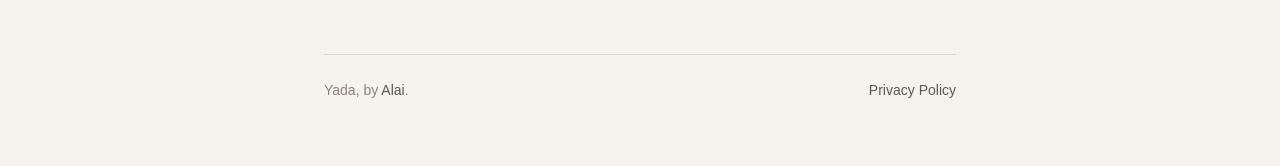
<file: terms/index.html>
<!doctype html>
<html lang="en">
<head>
<meta charset="utf-8">
<meta name="viewport" content="width=device-width, initial-scale=1">
<title>Yada terms of service</title>
<meta name="description" content="The terms for downloading and using Yada.">
<link rel="icon" href="../favicon.svg" type="image/svg+xml">
<link rel="stylesheet" href="../legal.css">
</head>
<body>
<div class="wrap">
  <header><a class="brand" href="../"><img class="mark" src="../icon.png" alt="" width="28" height="28"><svg xmlns="http://www.w3.org/2000/svg" viewBox="0 0 66 36" class="word" role="img" aria-label="Yada">
  <path d="M11.77 27.78 9.52 25.96Q9.53 25.63 9.51 25.3L9.03 13.82Q9 12.98 8.74 12.65Q8.49 12.31 8.1 12.31Q7.4 12.31 6.76 13.16Q6.12 14.01 5.7 16.38Q5.61 16.79 5.29 16.79Q5.11 16.79 5.02 16.71Q4.88 16.57 4.94 16.22Q5.32 14.01 6.01 12.76Q6.7 11.51 7.48 11Q8.26 10.49 8.94 10.49Q9.93 10.49 10.5 11.18Q11.08 11.86 11.14 13.53L11.59 25.82Q11.59 26.04 11.74 26.09Q11.88 26.14 12.01 25.94Q13.13 24.38 14.04 22.7Q14.95 21.02 15.5 19.38Q16.04 17.75 16.04 16.38Q16.04 15.03 15.75 14.25Q15.46 13.46 15.16 12.92Q14.86 12.38 14.86 11.74Q14.86 10.49 15.94 10.49Q17.48 10.49 17.48 13.88Q17.48 15.74 16.84 17.93Q16.2 20.12 15.1 22.38Q13.99 24.63 12.57 26.68Q12.17 27.25 11.77 27.78Z" fill="var(--ink)"/>
  <path d="M3.56 33.88Q2.34 33.88 1.67 33.26Q1 32.63 1 31.74Q1 31.06 1.35 30.73Q1.7 30.39 2.12 30.39Q2.73 30.39 2.98 30.71Q3.24 31.03 3.37 31.46Q3.5 31.9 3.77 32.22Q4.04 32.54 4.65 32.54Q5.83 32.54 6.98 31.59Q8.14 30.65 8.87 29Q9.2 28.27 9.36 27.47L10.98 28.79Q10.3 29.62 9.59 30.36Q8.04 31.99 6.49 32.94Q4.94 33.88 3.56 33.88Z" fill="var(--ember)"/>
  <path d="M20.65 27.29Q19.5 27.29 18.86 26.3Q18.22 25.3 18.22 23.38Q18.22 21.56 18.73 19.72Q19.24 17.88 20.14 16.22Q21.03 14.55 22.17 13.27Q23.3 11.99 24.57 11.24Q25.83 10.49 27.08 10.49Q27.69 10.49 28.23 10.73Q28.78 10.97 29.13 11.48Q29.32 11.77 29.51 11.77Q29.7 11.77 29.9 11.48Q30.25 10.97 30.47 10.82Q30.7 10.68 30.89 10.68Q31.3 10.68 31.21 11.13L28.36 23.38Q27.88 25.46 29 25.46Q29.74 25.46 30.33 24.47Q30.92 23.48 31.53 21.4Q31.62 21.05 31.94 21.05Q32.17 21.05 32.23 21.24Q32.3 21.43 32.23 21.69Q31.62 24.7 30.6 25.99Q29.58 27.29 28.14 27.29Q26.89 27.29 26.36 26.23Q25.83 25.18 26.25 23.35L26.66 21.59Q26.73 21.37 26.58 21.34Q26.44 21.3 26.34 21.5Q24.58 24.73 23.22 26.01Q21.86 27.29 20.65 27.29ZM21.45 25.66Q22.22 25.66 23.14 24.73Q24.07 23.8 24.98 22.33Q25.9 20.86 26.66 19.16Q27.43 17.46 27.9 15.9Q28.36 14.33 28.36 13.24Q28.36 11.29 26.98 11.29Q26.15 11.29 25.22 12.04Q24.3 12.79 23.45 14.07Q22.6 15.35 21.91 16.97Q21.22 18.58 20.81 20.33Q20.39 22.07 20.39 23.74Q20.39 24.86 20.66 25.26Q20.94 25.66 21.45 25.66Z" fill="var(--ink)"/>
  <path d="M35.85 27.29Q34.66 27.29 34.02 26.3Q33.38 25.3 33.38 23.38Q33.38 21.56 33.9 19.72Q34.41 17.88 35.3 16.22Q36.2 14.55 37.34 13.27Q38.47 11.99 39.74 11.24Q41 10.49 42.25 10.49Q43.11 10.49 43.75 10.94Q44.2 11.22 44.3 10.74L45.32 6.52Q45.48 5.94 45.34 5.72Q45.19 5.5 44.74 5.46L43.78 5.37Q43.3 5.34 43.37 4.95Q43.43 4.66 43.82 4.6Q44.97 4.41 45.86 4.14Q46.76 3.86 47.3 3.42Q47.56 3.22 47.78 3.22Q48.17 3.22 48.07 3.7L43.53 23.38Q43.05 25.46 44.17 25.46Q44.9 25.46 45.5 24.47Q46.09 23.48 46.7 21.4Q46.79 21.05 47.11 21.05Q47.34 21.05 47.4 21.24Q47.46 21.43 47.4 21.69Q46.79 24.7 45.72 25.99Q44.65 27.29 43.21 27.29Q41.96 27.29 41.43 26.23Q40.9 25.18 41.32 23.35L41.67 21.88Q41.74 21.66 41.59 21.62Q41.45 21.59 41.35 21.78Q39.82 24.79 38.44 26.04Q37.06 27.29 35.85 27.29ZM36.62 25.66Q37.38 25.66 38.31 24.73Q39.24 23.8 40.15 22.33Q41.06 20.86 41.83 19.16Q42.6 17.46 43.06 15.9Q43.53 14.33 43.53 13.24Q43.53 11.29 42.15 11.29Q41.32 11.29 40.39 12.04Q39.46 12.79 38.62 14.07Q37.77 15.35 37.08 16.97Q36.39 18.58 35.98 20.33Q35.56 22.07 35.56 23.74Q35.56 24.86 35.86 25.26Q36.17 25.66 36.62 25.66Z" fill="var(--ink)"/>
  <path d="M50.98 27.29Q49.83 27.29 49.19 26.3Q48.55 25.3 48.55 23.38Q48.55 21.56 49.06 19.72Q49.58 17.88 50.47 16.22Q51.37 14.55 52.5 13.27Q53.64 11.99 54.9 11.24Q56.17 10.49 57.42 10.49Q58.02 10.49 58.57 10.73Q59.11 10.97 59.46 11.48Q59.66 11.77 59.85 11.77Q60.04 11.77 60.23 11.48Q60.58 10.97 60.81 10.82Q61.03 10.68 61.22 10.68Q61.64 10.68 61.54 11.13L58.7 23.38Q58.22 25.46 59.34 25.46Q60.07 25.46 60.66 24.47Q61.26 23.48 61.86 21.4Q61.96 21.05 62.28 21.05Q62.5 21.05 62.57 21.24Q62.63 21.43 62.57 21.69Q61.96 24.7 60.94 25.99Q59.91 27.29 58.47 27.29Q57.22 27.29 56.7 26.23Q56.17 25.18 56.58 23.35L57 21.59Q57.06 21.37 56.92 21.34Q56.78 21.3 56.68 21.5Q54.92 24.73 53.56 26.01Q52.2 27.29 50.98 27.29ZM51.78 25.66Q52.55 25.66 53.48 24.73Q54.41 23.8 55.32 22.33Q56.23 20.86 57 19.16Q57.77 17.46 58.23 15.9Q58.7 14.33 58.7 13.24Q58.7 11.29 57.32 11.29Q56.49 11.29 55.56 12.04Q54.63 12.79 53.78 14.07Q52.94 15.35 52.25 16.97Q51.56 18.58 51.14 20.33Q50.73 22.07 50.73 23.74Q50.73 24.86 51 25.26Q51.27 25.66 51.78 25.66Z" fill="var(--ink)"/>
</svg></a></header>

  <h1>Terms of service</h1>
  <p class="meta">Effective 8 September 2026. These terms are between you and Alai (Back to the Core Inc., "Alai", "we", "us") and cover the Yada app for macOS, this website, and the services behind them (together, "Yada").</p>

  <div class="summary">
    <p><strong>The short version.</strong> Yada is beta software, free to start, provided as is. Use it sensibly. Don't abuse the service. We can change or stop it. If something goes wrong, our liability is limited to what you paid us, which is nothing. Disputes go to arbitration.</p>
    <p><strong>By downloading, installing, opening or using Yada, or by using this website, you accept these terms and the <a href="../privacy/">Privacy Policy</a>.</strong> If you don't accept them, don't download or use Yada. If you are using Yada on behalf of a company, you confirm you have authority to bind it, and "you" includes that company.</p>
  </div>

  <h2>1. Eligibility</h2>
  <p>You must be at least 13 years old (or 16 where that is the applicable age of digital consent) and legally able to enter into these terms. Yada is not directed to children.</p>

  <h2>2. Licence</h2>
  <p>Yada is licensed, not sold. Alai grants you a personal, limited, revocable, non-exclusive, non-transferable licence to install and use the Yada app on Macs you own or control, and to use the Yada services through the app, subject to these terms. All rights not expressly granted are reserved by Alai. Yada, the Yada name and mark, and the software, design and content are the property of Alai and its licensors and are protected by copyright, trademark and other laws.</p>

  <h2>3. What you agree not to do</h2>
  <ul>
    <li>Copy, modify, distribute, sell, rent, sublicense or make Yada available to third parties, or use it to build a competing product.</li>
    <li>Reverse engineer, decompile or attempt to extract the source code of the app or the service, except to the extent the law expressly permits it.</li>
    <li>Access the Yada services other than through the app, share or transfer invite codes or device credentials, or bypass usage limits, rate limits or other protections.</li>
    <li>Use Yada to transcribe anyone without the consent the law requires, or to record, harass, defame or infringe the rights of others, or for anything unlawful.</li>
    <li>Interfere with the service, probe or test its security without written permission, or place unreasonable load on it.</li>
  </ul>

  <h2>4. Your content</h2>
  <p>You own what you say and the text Yada produces from it ("your content"). Alai does not store your content on its servers; see the Privacy Policy. You grant Alai the limited right to process your content as needed to provide Yada to you, including transmitting it to the speech-recognition and cleanup providers described in the Privacy Policy. You are responsible for your content and for having the rights and consents needed to dictate it, including the consent of anyone else whose voice is captured.</p>

  <h2>5. Feedback</h2>
  <p>If you send us feedback, suggestions or ideas about Yada, you grant Alai a perpetual, irrevocable, worldwide, royalty-free licence to use them for any purpose without obligation or credit to you.</p>

  <h2>6. Beta software and changes</h2>
  <p>Yada is in beta. It may contain bugs, may lose or mistype text, and may behave unexpectedly in other apps. Features, limits, pricing and availability may change, and Yada may be suspended or discontinued, at any time without notice. We may update the app automatically. We may set and change usage limits per device or overall, and may revoke device credentials or invite codes at our discretion, including for suspected abuse.</p>

  <h2>7. Fees</h2>
  <p>Yada may include a free allowance of dictation per device, shown in the app, which we may change or withdraw at any time; when it is used up, dictation pauses until the allowance resets or you upgrade. Paid plans are priced in the app or by email (currently from about US$2 per month) and are arranged by email and billed through a payment link we send you; they renew monthly until you tell us to stop, and are not refunded for partial months. We may change allowances and prices; changes apply to use after they take effect and are announced in the app or on this site. Third-party costs (your internet connection, your Mac) are yours.</p>

  <h2>8. Third-party services</h2>
  <p>Yada relies on third-party services, including Meta's speech-recognition and language models, Microsoft Azure hosting and GitHub distribution. Their availability and behaviour are outside our control. Your use of Yada is also subject to any terms those providers impose on end users, and Alai is not responsible for their services.</p>

  <h2>9. Permissions on your Mac</h2>
  <p>Yada asks macOS for Microphone, Accessibility and, on some versions, Input Monitoring permissions in order to hear you, detect your dictation key and type into other apps. You grant those permissions yourself in macOS, and you can withdraw them at any time in System Settings. Yada will not work fully without them. You are responsible for where you choose to dictate, including into other people's apps, documents or systems.</p>

  <h2>10. Disclaimer of warranties</h2>
  <p>TO THE FULLEST EXTENT PERMITTED BY LAW, YADA IS PROVIDED "AS IS" AND "AS AVAILABLE", WITHOUT WARRANTY OF ANY KIND, WHETHER EXPRESS, IMPLIED OR STATUTORY, INCLUDING WARRANTIES OF MERCHANTABILITY, FITNESS FOR A PARTICULAR PURPOSE, TITLE, NON-INFRINGEMENT, ACCURACY, AVAILABILITY OR THAT YADA WILL BE ERROR-FREE, SECURE OR UNINTERRUPTED. TRANSCRIPTIONS MAY BE WRONG. YOU ARE RESPONSIBLE FOR REVIEWING TEXT BEFORE RELYING ON IT OR SENDING IT.</p>

  <h2>11. Limitation of liability</h2>
  <p>TO THE FULLEST EXTENT PERMITTED BY LAW, ALAI AND ITS OFFICERS, DIRECTORS, EMPLOYEES, CONTRACTORS AND SUPPLIERS WILL NOT BE LIABLE FOR ANY INDIRECT, INCIDENTAL, SPECIAL, CONSEQUENTIAL, EXEMPLARY OR PUNITIVE DAMAGES, OR FOR ANY LOSS OF DATA, PROFITS, REVENUE, GOODWILL OR BUSINESS, ARISING OUT OF OR RELATING TO YADA OR THESE TERMS, HOWEVER CAUSED AND UNDER ANY THEORY OF LIABILITY, EVEN IF ADVISED OF THE POSSIBILITY. ALAI'S TOTAL LIABILITY FOR ALL CLAIMS RELATING TO YADA WILL NOT EXCEED THE GREATER OF THE AMOUNT YOU PAID ALAI FOR YADA IN THE 12 MONTHS BEFORE THE CLAIM AND TEN US DOLLARS (US$10). Some jurisdictions do not allow some of these limitations; in those places they apply to the fullest extent the law allows, and nothing in these terms limits liability that cannot be limited by law.</p>

  <h2>12. Indemnity</h2>
  <p>You will defend, indemnify and hold harmless Alai and its officers, directors, employees and contractors from any claims, losses, liabilities, damages and expenses (including reasonable legal fees) arising out of your content, your use of Yada, your breach of these terms, or your violation of any law or the rights of any third party.</p>

  <h2>13. Termination</h2>
  <p>You may stop using Yada at any time by quitting and deleting it. We may suspend or end your access to Yada at any time, with or without cause or notice. Sections 4, 5 and 10 to 16 survive termination.</p>

  <h2>14. Governing law and disputes</h2>
  <p>These terms are governed by the laws of the State of California, USA, without regard to its conflict-of-law rules, and by applicable US federal law. <strong>Any dispute arising out of or relating to Yada or these terms that cannot be resolved informally will be settled by binding individual arbitration administered by the American Arbitration Association under its Consumer Arbitration Rules, rather than in court, except that either party may bring an individual claim in small-claims court or seek injunctive relief for infringement or misuse of intellectual property.</strong> The arbitration will be conducted in English, and may be conducted by video or on written submissions. <strong>You and Alai each waive the right to a jury trial and to participate in a class action, class arbitration or representative proceeding.</strong> If the class-action waiver is found unenforceable for a particular claim, that claim will proceed in court, and the rest of this section continues to apply to other claims. You may opt out of arbitration by emailing <a href="mailto:anmol@getalai.com?subject=Yada%20arbitration%20opt-out">anmol@getalai.com</a> within 30 days of first using Yada, stating that you opt out. Where the law of your country of residence gives you mandatory protections that this section would remove, those protections still apply.</p>

  <h2>15. Export and compliance</h2>
  <p>You will comply with applicable export control and sanctions laws, and you confirm you are not located in, or a national of, a country subject to US embargo, and are not on any US government restricted-party list.</p>

  <h2>16. General</h2>
  <p>These terms and the Privacy Policy are the entire agreement between you and Alai about Yada. If any part is unenforceable, the rest remains in effect. Our not enforcing a provision is not a waiver. You may not assign these terms; we may assign them to an affiliate or successor. Notices to you may be given in the app, on this site, or by email if you have written to us. We may update these terms; the effective date will change, material changes will be noted in the app or on this site, and continuing to use Yada after a change means you accept the updated terms.</p>

  <h2>17. Contact</h2>
  <p>Alai (Back to the Core Inc.), <a href="mailto:anmol@getalai.com">anmol@getalai.com</a>, <a href="https://getalai.com">getalai.com</a>.</p>

  <footer>
    <span>Yada, by <a href="https://getalai.com">Alai</a>.</span>
    <span><a href="../privacy/">Privacy Policy</a></span>
  </footer>
</div>
</body>
</html>
</file>
<file: legal.css>
@font-face {
  font-family: 'Instrument Serif';
  font-style: normal; font-weight: 400; font-display: swap;
  src: url('../fonts/InstrumentSerif-Regular.woff2') format('woff2');
}
:root {
  --bg: #f6f3ed; --bg-raised: #fdfbf7; --ink: #1e1b16; --ink-2: #5e5850; --ink-3: #8a8378;
  --line: rgba(30, 27, 22, 0.12); --ember: #c4481f;
  --serif: 'Instrument Serif', 'Iowan Old Style', Palatino, 'Times New Roman', serif;
  --sans: -apple-system, BlinkMacSystemFont, 'SF Pro Text', 'Helvetica Neue', 'Segoe UI', sans-serif;
  color-scheme: light dark;
}
@media (prefers-color-scheme: dark) {
  :root { --bg: #131110; --bg-raised: #1c1917; --ink: #f1ece3; --ink-2: #aba396; --ink-3: #7d766b; --line: rgba(241, 236, 227, 0.14); --ember: #e0714b; }
}
* { box-sizing: border-box; }
body { margin: 0; background: var(--bg); color: var(--ink); font-family: var(--sans); font-size: 16px; line-height: 1.6; -webkit-font-smoothing: antialiased; }
.wrap { max-width: 680px; margin: 0 auto; padding: 0 24px 64px; }
header { padding: 28px 0 0; }
.brand { display: inline-flex; align-items: center; gap: 10px; text-decoration: none; color: inherit; }
.brand .mark { width: 28px; height: 28px; }
.brand .word { height: 30px; width: auto; margin-top: 3px; }
h1 { font-family: var(--serif); font-weight: 400; font-size: 44px; letter-spacing: -0.02em; line-height: 1.05; margin: 56px 0 8px; }
.meta { color: var(--ink-3); font-size: 14px; margin: 0 0 36px; }
h2 { font-family: var(--serif); font-weight: 400; font-size: 26px; letter-spacing: -0.01em; margin: 40px 0 10px; }
p, li { color: var(--ink-2); }
p strong, li strong { color: var(--ink); font-weight: 600; }
a { color: var(--ink); }
ul { padding-left: 20px; }
li { margin: 6px 0; }
.summary { background: var(--bg-raised); border: 1px solid var(--line); border-radius: 14px; padding: 18px 20px; margin: 0 0 8px; }
.summary p { margin: 0 0 8px; }
.summary p:last-child { margin: 0; }
footer { margin-top: 56px; padding-top: 24px; border-top: 1px solid var(--line); color: var(--ink-3); font-size: 14px; display: flex; justify-content: space-between; flex-wrap: wrap; gap: 12px; }
footer a { color: var(--ink-2); text-decoration: none; }
</file>
